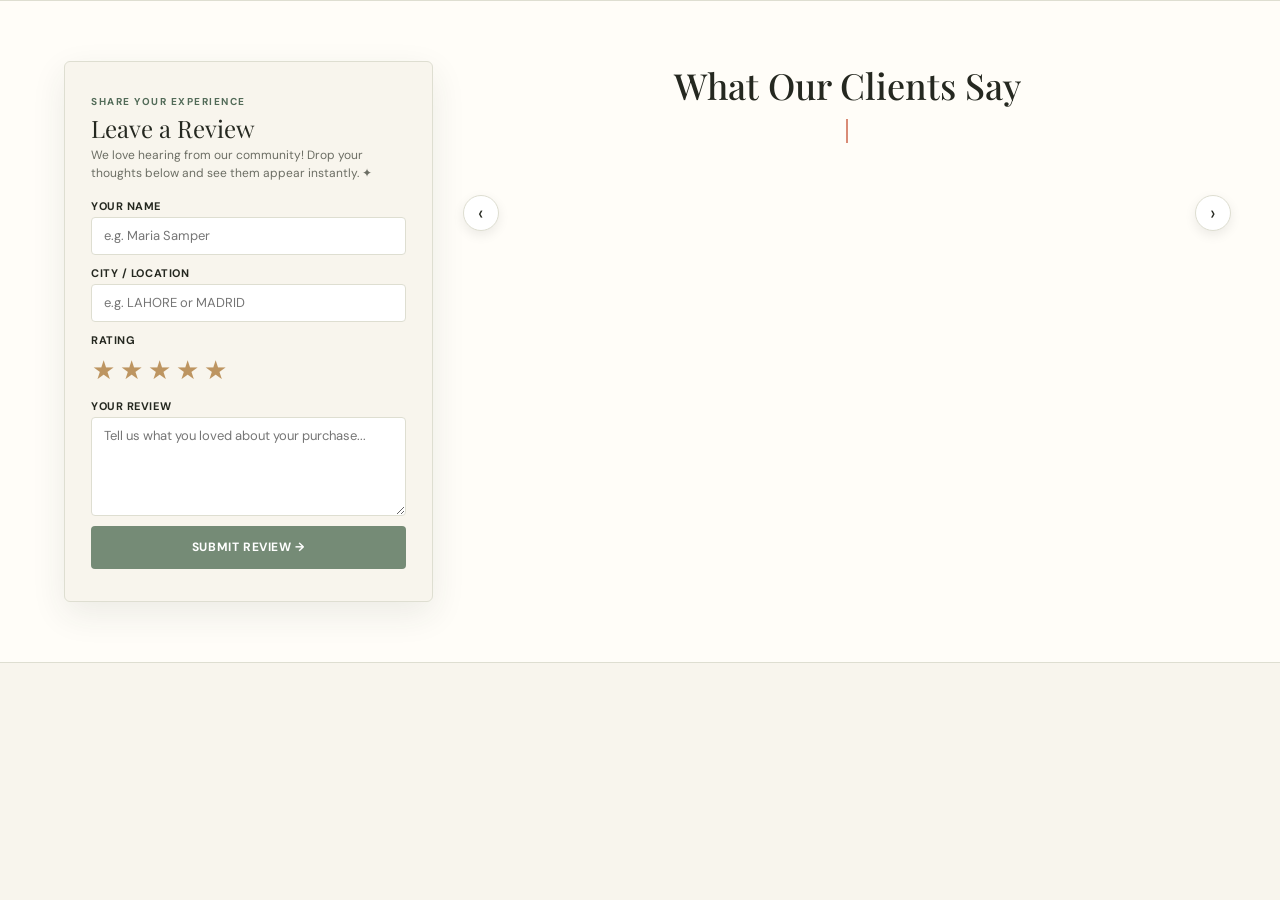
<file: anahat-website/templates/componenets/review.html>
<!DOCTYPE html>
<html lang="en">
<head>
  <meta charset="UTF-8" />
  <meta name="viewport" content="width=device-width, initial-scale=1.0" />
  <title>Reviews Component</title>
  <link rel="preconnect" href="https://fonts.googleapis.com" />
  <link rel="preconnect" href="https://fonts.gstatic.com" crossorigin />
  <link href="https://fonts.googleapis.com/css2?family=DM+Sans:ital,wght@0,400;0,500;0,700;1,400&family=Playfair+Display:ital,wght@0,400;0,500;0,600;0,700;1,400&display=swap" rel="stylesheet" />
  <link rel="script" href="/anahat-website/static/global.js">

  <style>
    :root {
      --sage: #758b76;
      --sage-dark: #526b58;
      --sage-pale: #e4e9df;
      --cream: #f8f5ed;
      --paper: #fffdf8;
      --ink: #252820;
      --muted: #6c6e64;
      --rose: #d98b76;
      --gold: #bd9561;
      --line: #deded1;
      --serif: 'Playfair Display', Georgia, serif;
      --sans: 'DM Sans', Arial, sans-serif;
      --shadow: 0 12px 35px rgba(47, 57, 43, .09);
      --radius: 6px;
    }

    * { box-sizing: border-box; margin: 0; padding: 0; }
    body { background: var(--cream); color: var(--ink); font-family: var(--sans); font-size: 14px; line-height: 1.55; }
    button, input, textarea { font: inherit; color: inherit; }

    /* Customer Reviews Section */
    .reviews-section {
      padding: 60px clamp(20px, 5vw, 80px);
      background: var(--paper);
      border-top: 1px solid var(--line);
      border-bottom: 1px solid var(--line);
    }
    .reviews-container { display: flex; gap: 40px; max-width: 1300px; margin: 0 auto; align-items: flex-start; }
    
    .review-form-wrapper {
      flex: 0 0 32%; background: var(--cream); padding: 32px 26px; border-radius: var(--radius); border: 1px solid var(--line); box-shadow: var(--shadow);
    }
    .form-header .eyebrow { font-size: 10px; letter-spacing: 0.15em; color: var(--sage-dark); font-weight: 700; text-transform: uppercase; display: block; margin-bottom: 2px; }
    .form-header h2 { font: 400 24px var(--serif); margin-bottom: 2px; color: var(--ink); }
    .form-header p { font-size: 12px; color: var(--muted); margin-bottom: 15px; }

    .form-group { margin-bottom: 10px; display: flex; flex-direction: column; gap: 2px; }
    .form-group label { font-size: 11px; font-weight: 700; text-transform: uppercase; letter-spacing: 0.05em; color: var(--ink); }
    .form-group input, .form-group textarea {
      width: 100%; padding: 8px 12px; border: 1px solid var(--line); border-radius: 4px; background: #ffffff; font-size: 13px; color: var(--ink); outline: none;
    }
    .form-group input:focus, .form-group textarea:focus { border-color: var(--sage); }

    .star-rating-input { display: flex; gap: 2px; }
    .star-btn { background: transparent; border: none; font-size: 24px; color: #d1d5db; cursor: pointer; padding: 0 2px; transition: color 0.15s ease, transform 0.15s ease; }
    .star-btn.active, .star-btn:hover { color: var(--gold); transform: scale(1.1); }

    .submit-review-btn {
      width: 100%; background: var(--sage); color: white; padding: 12px; border: 0; border-radius: 4px; font-size: 12px; font-weight: 700; letter-spacing: 0.05em; text-transform: uppercase; cursor: pointer; transition: background 0.2s;
    }
    .submit-review-btn:hover { background: var(--sage-dark); }

    .reviews-display-wrapper { flex: 0 0 65%; min-width: 0; display: flex; flex-direction: column; align-items: center; }
    .section-title { text-align: center; margin-bottom: 30px; }
    .section-title h2 { font: 500 clamp(26px, 3.5vw, 36px) var(--serif); color: var(--ink); margin-bottom: 10px; }
    .decorative-line { display: block; width: 2px; height: 24px; background: var(--rose); margin: 0 auto; }

    .carousel-container { position: relative; width: 100%; display: flex; align-items: center; justify-content: center; }
    .carousel-track-container { width: 100%; overflow: hidden; padding: 40px 0; }
    .carousel-track { display: flex; align-items: center; transition: transform 0.45s cubic-bezier(0.25, 1, 0.5, 1); }

    .review-card {
      flex: 0 0 320px; max-width: 320px; background: #ffffff; border: 1px solid var(--line); border-radius: var(--radius); padding: 30px 24px; margin: 0 14px; text-align: center; position: relative; box-shadow: var(--shadow); transition: transform 0.4s ease, opacity 0.4s ease; opacity: 0.4; transform: scale(0.85); cursor: pointer;
    }
    .review-card.active { opacity: 1; transform: scale(1.12); z-index: 5; border-color: transparent; }
    .review-stars { font-size: 16px; color: var(--gold); margin-bottom: 14px; letter-spacing: 2px; }
    .star-empty { color: #e5e7eb; }
    .review-text { font: 400 13px/1.6 var(--serif); color: var(--ink); margin-bottom: 18px; font-style: italic; }
    .review-author { font-size: 11px; font-weight: 700; letter-spacing: 0.08em; text-transform: uppercase; color: var(--ink); }
    .review-author span { color: var(--muted); font-weight: 500; }

    .nav-arrow {
      position: absolute; top: 50%; transform: translateY(-50%); z-index: 10; width: 36px; height: 36px; border-radius: 50%; background: #ffffff; border: 1px solid var(--line); color: var(--ink); font-size: 20px; display: flex; align-items: center; justify-content: center; cursor: pointer; box-shadow: 0 4px 12px rgba(0, 0, 0, 0.08); transition: background 0.2s;
    }
    .nav-arrow:hover { background: var(--sage-pale); }
    .prev-arrow { left: -10px; }
    .next-arrow { right: -10px; }

    /* Toast Notification */
    .toast {
      position: fixed; z-index: 100; bottom: 24px; left: 50%; transform: translate(-50%, 30px); padding: 12px 24px; background: #2e3e31; color: white; border-radius: 30px; box-shadow: var(--shadow); font-size: 12px; font-weight: 500; opacity: 0; pointer-events: none; transition: opacity .3s, transform .3s; text-align: center;
    }
    .toast.show { opacity: 1; transform: translate(-50%, 0); }

    @media (max-width: 992px) {
      .reviews-container { flex-direction: column; }
      .review-form-wrapper, .reviews-display-wrapper { width: 100%; flex: 1 1 100%; }
    }
  </style>
</head>
<body>

  <!-- REVIEWS SECTION -->
  <section class="reviews-section" id="reviews">
    <div class="reviews-container">
      
      <!-- Review Form -->
      <div class="review-form-wrapper">
        <div class="form-header">
          <span class="eyebrow">Share Your Experience</span>
          <h2>Leave a Review</h2>
          <p>We love hearing from our community! Drop your thoughts below and see them appear instantly. ✦</p>
        </div>

        <form id="reviewForm" class="review-form">
          <div class="form-group">
            <label for="reviewerName">Your Name</label>
            <input type="text" id="reviewerName" placeholder="e.g. Maria Samper" required />
          </div>

          <div class="form-group">
            <label for="reviewerCity">City / Location</label>
            <input type="text" id="reviewerCity" placeholder="e.g. LAHORE or MADRID" required />
          </div>

          <div class="form-group">
            <label>Rating</label>
            <div class="star-rating-input" id="starInput">
              <button type="button" class="star-btn active" data-rating="1">★</button>
              <button type="button" class="star-btn active" data-rating="2">★</button>
              <button type="button" class="star-btn active" data-rating="3">★</button>
              <button type="button" class="star-btn active" data-rating="4">★</button>
              <button type="button" class="star-btn active" data-rating="5">★</button>
            </div>
          </div>

          <div class="form-group">
            <label for="reviewerComment">Your Review</label>
            <textarea id="reviewerComment" rows="4" placeholder="Tell us what you loved about your purchase..." required></textarea>
          </div>

          <button type="submit" class="submit-review-btn">Submit Review →</button>
        </form>
      </div>

      <!-- Carousel Display -->
      <div class="reviews-display-wrapper">
        <div class="section-title">
          <h2>What Our Clients Say</h2>
          <span class="decorative-line"></span>
        </div>

        <div class="carousel-container">
          <button class="nav-arrow prev-arrow" id="prevBtn" type="button" aria-label="Previous">‹</button>
          <div class="carousel-track-container">
            <div class="carousel-track" id="carouselTrack"></div>
          </div>
          <button class="nav-arrow next-arrow" id="nextBtn" type="button" aria-label="Next">›</button>
        </div>
      </div>

    </div>
  </section>

  <!-- Toast Notification -->
  <div class="toast" id="toast" role="status"></div>

  <!-- Immediate Execution Script -->
  <script>
   
  </script>

</body>
</html>
</file>
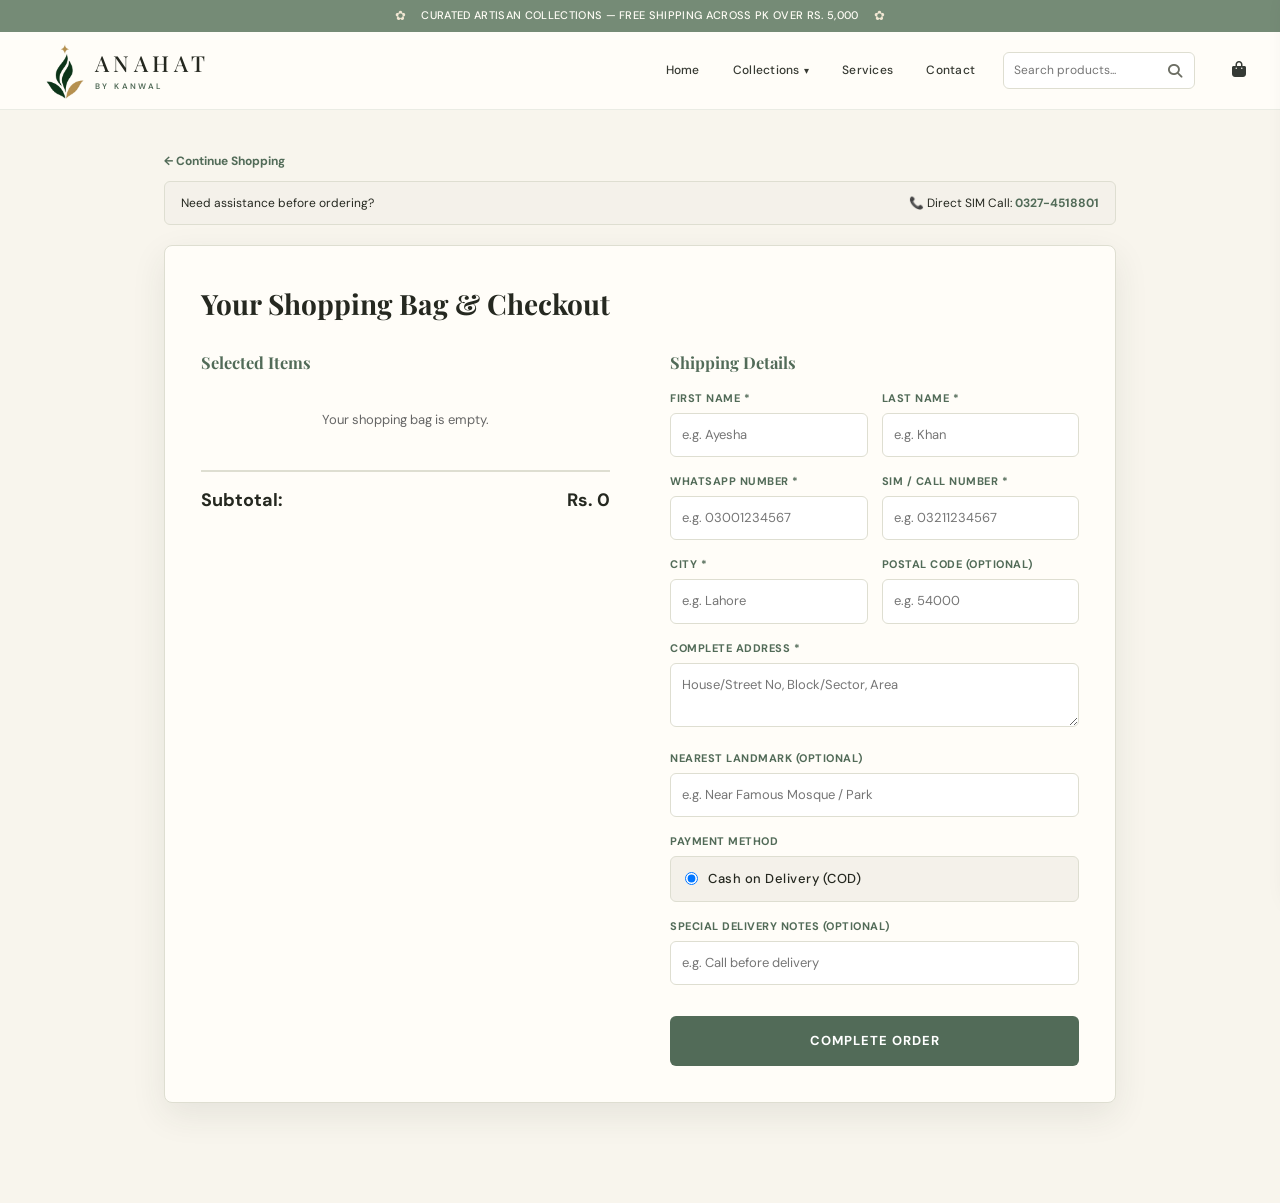
<file: anahat-website/static/assets/pages/checkouts/checkout.html>
<!DOCTYPE html>
<html lang="en">
<head>
  <meta charset="UTF-8" />
  <meta name="viewport" content="width=device-width, initial-scale=1.0" />
  <title>Checkout & Bag | Anahat by Kanwal</title>
  <link rel="stylesheet" href="/anahat-website/static/style.css" />
  <link href="https://fonts.googleapis.com/css2?family=DM+Sans:wght@400;500;700&family=Playfair+Display:wght@400;600&display=swap" rel="stylesheet" />
  <script src="/anahat-website/static/cart-manager.js"></script>
  <script src="/anahat-website/static/global.js" defer></script>
  <style>
    body { 
      background: var(--cream, #f8f5ed); 
      font-family: 'DM Sans', sans-serif; 
      color: var(--ink, #252820); 
      margin: 0; 
      padding: 0; 
    }
    
    .checkout-wrapper { 
      max-width: 1000px; 
      margin: 40px auto; 
      padding: 0 24px 60px; 
    }
    
    .checkout-card { 
      background: var(--paper, #fffdf8); 
      border-radius: 8px; 
      border: 1px solid #deded1; 
      padding: 36px; 
      box-shadow: 0 12px 35px rgba(47, 57, 43, .09); 
    }
    
    h1 { 
      font-family: 'Playfair Display', serif; 
      font-size: 28px; 
      margin-bottom: 24px; 
      color: var(--ink, #252820); 
    }
    
    .grid-layout { 
      display: grid; 
      grid-template-columns: 1fr 1fr; 
      gap: 60px; 
    }
    
    @media(max-width: 820px) { 
      .grid-layout { grid-template-columns: 1fr; gap: 35px; } 
    }

    .support-banner {
      background: #f4f1ea;
      border: 1px solid #deded1;
      padding: 12px 16px;
      border-radius: 6px;
      margin-bottom: 20px;
      display: flex;
      justify-content: space-between;
      align-items: center;
      font-size: 12px;
    }
    .support-banner a {
      color: var(--sage-dark, #526b58);
      font-weight: 700;
      text-decoration: none;
    }
    .support-banner a:hover {
      text-decoration: underline;
    }
    
    .cart-item { 
      display: grid; 
      grid-template-columns: 65px 1fr auto auto; 
      gap: 14px; 
      align-items: center; 
      padding: 14px 0; 
      border-bottom: 1px solid #deded1; 
    }
    
    .cart-item img { 
      width: 65px; 
      height: 65px; 
      object-fit: cover; 
      border-radius: 6px; 
      border: 1px solid #eee; 
    }
    
    .qty-btn { 
      width: 24px; 
      height: 24px; 
      border: 1px solid #bd9561; 
      background: #fff; 
      cursor: pointer; 
      border-radius: 4px; 
      font-weight: bold; 
      color: var(--ink, #252820); 
      transition: all 0.2s; 
    }
    .qty-btn:hover { 
      background: var(--sage, #758b76); 
      color: white; 
      border-color: var(--sage, #758b76); 
    }
    
    .form-row { 
      display: grid; 
      grid-template-columns: 1fr 1fr; 
      gap: 14px; 
    }
    
    @media(max-width: 480px) { 
      .form-row { grid-template-columns: 1fr; } 
    }
    
    .form-group { 
      margin-bottom: 16px; 
      position: relative;
    }
    
    .form-group label { 
      display: block; 
      font-size: 11px; 
      font-weight: 700; 
      text-transform: uppercase; 
      margin-bottom: 6px; 
      color: var(--sage-dark, #526b58); 
      letter-spacing: 0.5px; 
    }
    
    .form-group input, 
    .form-group textarea, 
    .form-group select { 
      width: 100%; 
      padding: 11px; 
      border: 1px solid #deded1; 
      border-radius: 6px; 
      font-size: 13px; 
      outline: none; 
      background: #fff; 
      box-sizing: border-box; 
      font-family: inherit; 
    }
    
    .form-group input:focus, 
    .form-group textarea:focus { 
      border-color: var(--sage, #758b76); 
    }

    /* Custom Field Error Text Style */
    .field-error {
      color: #b33939;
      font-size: 11px;
      font-weight: 600;
      margin-top: 4px;
      display: none;
    }
    
    .payment-option { 
      background: #f4f1ea; 
      border: 1px solid #deded1; 
      padding: 12px 14px; 
      border-radius: 6px; 
      display: flex; 
      align-items: center; 
      justify-content: flex-start;
      gap: 10px; 
      font-size: 13px; 
      font-weight: 500; 
      color: var(--ink, #252820); 
    }

    .payment-option input[type="radio"] {
      width: auto !important;
      margin: 0;
      cursor: pointer;
    }
    
    .total-row { 
      display: flex; 
      justify-content: space-between; 
      font-size: 18px; 
      font-weight: 700; 
      margin-top: 20px; 
      padding-top: 15px; 
      border-top: 2px solid #deded1; 
      color: var(--ink, #252820); 
    }
    
    .btn-brand-order { 
      width: 100%; 
      background: var(--sage-dark, #526b58); 
      color: white; 
      border: none; 
      padding: 15px; 
      border-radius: 6px; 
      font-weight: 700; 
      text-transform: uppercase; 
      font-size: 13px; 
      letter-spacing: 1px; 
      cursor: pointer; 
      margin-top: 15px; 
      transition: background 0.3s ease; 
    }
    .btn-brand-order:hover { 
      background: var(--sage, #758b76); 
    }
    
/* Toast Notification */
.toast {
    position: fixed;
    z-index: 100;
    bottom: 24px;
    left: 50%;
    transform: translate(-50%, 30px);
    padding: 12px 24px;
    background: #2e3e31;
    color: white;
    border-radius: 30px;
    box-shadow: var(--shadow);
    font-size: 12px;
    font-weight: 500;
    opacity: 0;
    pointer-events: none;
    transition: opacity .3s, transform .3s;
    text-align: center;
}

.toast.show {
    opacity: 1;
    transform: translate(-50%, 0);
}
  </style>
</head>
<body>

  <!-- Dynamic Header Placeholder -->
  <div id="header-placeholder"></div>

  <div class="checkout-wrapper">
    <a href="javascript:history.back()" style="text-decoration:none; color:var(--sage-dark,#526b58); font-weight:bold; font-size:12px; display:inline-block; margin-bottom:10px;">← Continue Shopping</a>
    
    <!-- Support & Direct Call Banner -->
    <div class="support-banner">
      <span>Need assistance before ordering?</span>
      <span>📞 Direct SIM Call: <a href="tel:03274518801">0327-4518801</a></span>
    </div>

    <div class="checkout-card">
      <h1>Your Shopping Bag & Checkout</h1>

      <div class="grid-layout">
        <!-- Selected Items View -->
        <div>
          <h3 style="font-family:'Playfair Display', serif; margin-bottom:15px; color:var(--sage-dark,#526b58);">Selected Items</h3>
          <div id="cartList"></div>
          <div class="total-row">
            <span>Subtotal:</span>
            <span id="cartSubtotal">Rs. 0</span>
          </div>
        </div>

        <!-- Shipping Details & Order Form -->
        <div>
          <h3 style="font-family:'Playfair Display', serif; margin-bottom:15px; color:var(--sage-dark,#526b58);">Shipping Details</h3>
          <!-- novalidate added to stop default browser popup/scrolling -->
          <form id="orderForm" novalidate>
            
            <div class="form-row">
              <div class="form-group">
                <label for="cFirstName">First Name *</label>
                <input type="text" id="cFirstName" placeholder="e.g. Ayesha" />
                <div class="field-error" id="err-cFirstName">This field cannot be empty.</div>
              </div>
              <div class="form-group">
                <label for="cLastName">Last Name *</label>
                <input type="text" id="cLastName" placeholder="e.g. Khan" />
                <div class="field-error" id="err-cLastName">This field cannot be empty.</div>
              </div>
            </div>

            <!-- Contact Numbers -->
            <div class="form-row">
              <div class="form-group">
                <label for="cWhatsApp">WhatsApp Number *</label>
                <input type="tel" id="cWhatsApp" placeholder="e.g. 03001234567" />
                <div class="field-error" id="err-cWhatsApp">This field cannot be empty.</div>
              </div>
              <div class="form-group">
                <label for="cSimPhone">SIM / Call Number *</label>
                <input type="tel" id="cSimPhone" placeholder="e.g. 03211234567" />
                <div class="field-error" id="err-cSimPhone">This field cannot be empty.</div>
              </div>
            </div>

            <div class="form-row">
              <div class="form-group">
                <label for="cCity">City *</label>
                <input type="text" id="cCity" placeholder="e.g. Lahore" />
                <div class="field-error" id="err-cCity">This field cannot be empty.</div>
              </div>
              <div class="form-group">
                <label for="cPostalCode">Postal Code (Optional)</label>
                <input type="text" id="cPostalCode" placeholder="e.g. 54000" />
              </div>
            </div>

            <div class="form-group">
              <label for="cAddress">Complete Address *</label>
              <textarea id="cAddress" rows="2" placeholder="House/Street No, Block/Sector, Area"></textarea>
              <div class="field-error" id="err-cAddress">This field cannot be empty.</div>
            </div>

            <div class="form-group">
              <label for="cLandmark">Nearest Landmark (Optional)</label>
              <input type="text" id="cLandmark" placeholder="e.g. Near Famous Mosque / Park" />
            </div>

            <div class="form-group">
              <label>Payment Method</label>
              <div class="payment-option">
                <input type="radio" id="cod" name="payment" value="COD" checked readonly />
                <label for="cod" style="margin:0; cursor:pointer; text-transform:none; font-weight:500; font-size:13px; color:var(--ink,#252820);">Cash on Delivery (COD)</label>
              </div>
            </div>

            <div class="form-group">
              <label for="cNotes">Special Delivery Notes (Optional)</label>
              <input type="text" id="cNotes" placeholder="e.g. Call before delivery" />
            </div>

            <button type="submit" class="btn-brand-order">COMPLETE ORDER</button>
          </form>
        </div>
      </div>
    </div>
  </div>

  <script>
// ======================================================================
// Cart functionality globally
// ======================================================================

// 1. Toast Notification Function (Success message display karne ke liye)
// function showToast(message) {
//   let toast = document.getElementById('toast');
//   if (!toast) {
//     toast = document.createElement('div');
//     toast.id = 'toast';
//     toast.className = 'toast';
//     // Inline styling taake alag se CSS na dhoondni pade
//     toast.style.cssText = "position:fixed; z-index:9999; bottom:30px; left:50%; transform:translate(-50%, 40px); padding:12px 24px; background:#526b58; color:#fffdf8; border-radius:30px; box-shadow:0 10px 30px rgba(0,0,0,0.15); font-size:13px; font-weight:500; opacity:0; pointer-events:none; transition:opacity 0.3s ease, transform 0.3s ease; text-align:center;";
//     document.body.appendChild(toast);
//   }
//   toast.textContent = message;
//   toast.style.opacity = '1';
//   toast.style.transform = 'translate(-50%, 0)';
//   setTimeout(() => {
//     toast.style.opacity = '0';
//     toast.style.transform = 'translate(-50%, 40px)';
//   }, 2500);
// }

// 2. Universal "Add to Bag" Handler (Har page par click fetch karega)
document.addEventListener('click', function(e) {
  const btn = e.target.closest('.add-to-bag-btn') || e.target.closest('.add-to-bag');
  if (!btn) return;

  e.preventDefault();

  const productCard = btn.closest('.product-card') || btn.closest('.product-item') || btn.parentElement;

  // Image safely fetch karne ke liye
  let imageSrc = '';
  const imgEl = productCard ? productCard.querySelector('img') : null;
  if (imgEl) {
    imageSrc = imgEl.getAttribute('src') || imgEl.getAttribute('data-src') || '';
  }
  if (!imageSrc || imageSrc.includes('placeholder')) {
    imageSrc = btn.dataset.image || '/anahat-website/static/assets/images/Home page/logo.png';
  }

  const product = {
    id: btn.dataset.id || ('prod_' + Math.random().toString(36).substr(2, 9)),
    name: btn.dataset.name || (productCard && productCard.querySelector('h3, .product-title') ? productCard.querySelector('h3, .product-title').innerText.trim() : 'Artisan Product'),
    price: Number(btn.dataset.price || (productCard && productCard.querySelector('.price, .product-price') ? productCard.querySelector('.price, .product-price').innerText.replace(/[^0-9]/g, '') : 8900)),
    image: imageSrc,
    quantity: 1,
    selected: true
  };

  let cart = (typeof CartManager !== 'undefined' && CartManager.getCart) 
    ? CartManager.getCart() 
    : JSON.parse(localStorage.getItem('anahat_cart') || '[]');

  const existing = cart.find(item => String(item.id) === String(product.id));
  if (existing) {
    existing.quantity = (Number(existing.quantity) || 1) + 1;
  } else {
    cart.push(product);
  }

  // Cart save aur badge update karein
  if (typeof CartManager !== 'undefined' && CartManager.saveCart) {
    CartManager.saveCart(cart);
  } else {
    localStorage.setItem('anahat_cart', JSON.stringify(cart));
  }

  updateCartHeaderBadge(cart);
  
  // Success Message Show Karein ✨
  showToast(' Successfully added to bag!');

  // Agar mini-drawer open karna ho
  if (typeof window.openDrawer === 'function') {
    window.openDrawer();
  }
});

// 3. Main Checkout Component Render Function
function renderCheckoutComponent() {
  const cart = (typeof CartManager !== 'undefined' && CartManager.getCart) 
    ? CartManager.getCart() 
    : JSON.parse(localStorage.getItem('anahat_cart') || '[]');
    
  const listEl = document.getElementById('cartList');
  const totalEl = document.getElementById('cartSubtotal');

  // Cart Badge Update Karein (Har Page Par Header Bag Count Sahi Karega)
  updateCartHeaderBadge(cart);

  if (!listEl || !totalEl) return;

  if (!cart || cart.length === 0) {
    listEl.innerHTML = '<p style="color:#666; font-size:13px; padding:20px 0; text-align:center;">Your shopping bag is empty.</p>';
    totalEl.textContent = 'Rs. 0';
    return;
  }

  let subtotal = 0;
  
  // Sabhi items selected hain ya nahi check karein
  const allSelected = cart.every(item => item.selected !== false);

  // Select All Checkbox Layout
  let htmlContent = `
    <div style="display:flex; align-items:center; gap:8px; padding-bottom:12px; margin-bottom:16px; border-bottom:1px solid #deded1;">
      <input type="checkbox" id="selectAllCart" onchange="toggleSelectAllCart(this.checked)" ${allSelected ? 'checked' : ''} style="cursor:pointer;">
      <label for="selectAllCart" style="font-size:12px; font-weight:600; cursor:pointer;">Select All Items</label>
    </div>
  `;

  // Items Rendering with Checkbox, Remove Button & Image Fetching
  htmlContent += cart.map(item => {
    const isSelected = item.selected !== false; 
    const itemName = item.name || item.title || 'Artisan Product';
    const itemPrice = Number(item.price) || 0;
    const itemQty = Number(item.quantity) || 1;
const itemImage = item.image || item.mainImage || item.img || '/anahat-website/static/assets/images/Home page/logo.png';    
    // Fixed multiplication syntax (*)
    const itemTotal = itemPrice * itemQty;
    
    if (isSelected) {
      subtotal += itemTotal;
    }

    return `
      <div class="cart-item" style="display:flex; align-items:center; gap:12px; margin-bottom:15px; padding-bottom:15px; border-bottom:1px solid #deded1; opacity: ${isSelected ? '1' : '0.5'};">
        
        <!-- Individual Selection Checkbox -->
        <input type="checkbox" onchange="toggleItemSelection('${item.id}', this.checked)" ${isSelected ? 'checked' : ''} style="cursor:pointer;">

        <img src="${itemImage}" alt="${itemName}" style="width:60px; height:75px; object-fit:cover; border-radius:4px;" onerror="this.src='/anahat-website/static/assets/images/Home page/logo.png'">
        
        <div style="flex:1;">
          <strong style="font-size:13px; color:#252820;">${itemName}</strong><br>
          <span style="font-size:11px; color:#6c6e64;">Rs. ${itemPrice.toLocaleString()}</span><br>
          
          <!-- Remove Item Button -->
          <button type="button" onclick="removeCartItem('${item.id}')" style="background:none; border:none; color:#d98b76; font-size:11px; cursor:pointer; padding:0; margin-top:4px; text-decoration:underline;">
            Remove
          </button>
        </div>

        <!-- Quantity Adjuster Buttons -->
        <div style="display:flex; align-items:center; gap:5px;">
          <button class="qty-btn" type="button" onclick="adjustQty('${item.id}', -1)" style="padding:2px 8px; cursor:pointer;">-</button>
          <span style="font-size:12px; font-weight:bold;">${itemQty}</span>
          <button class="qty-btn" type="button" onclick="adjustQty('${item.id}', 1)" style="padding:2px 8px; cursor:pointer;">+</button>
        </div>

        <strong style="font-size:12px; margin-left:10px;">Rs. ${itemTotal.toLocaleString()}</strong>
      </div>
    `;
  }).join('');

  listEl.innerHTML = htmlContent;
  totalEl.textContent = `Rs. ${subtotal.toLocaleString()}`;
}

// ---------------- HELPER FUNCTIONS ----------------

// Helper 1: Header Badge Count Update
function updateCartHeaderBadge(cart) {
  const badge = document.getElementById('headerCartCount');
  if (badge) {
    const totalCount = cart.reduce((sum, item) => sum + (Number(item.quantity) || 1), 0);
    badge.textContent = totalCount;
    badge.style.display = totalCount > 0 ? 'flex' : 'none';
  }
}

// Helper 2: Save & Re-render Cart
function saveCartState(cart) {
  if (typeof CartManager !== 'undefined' && CartManager.saveCart) {
    CartManager.saveCart(cart);
  } else {
    localStorage.setItem('anahat_cart', JSON.stringify(cart));
  }
  updateCartHeaderBadge(cart);
  if (typeof renderCheckoutComponent === 'function') {
    renderCheckoutComponent();
  }
}

// Helper 3: Quantity Adjust (- / +)
function adjustQty(id, delta) {
  let cart = (typeof CartManager !== 'undefined' && CartManager.getCart) ? CartManager.getCart() : JSON.parse(localStorage.getItem('anahat_cart') || '[]');
  const item = cart.find(i => String(i.id) === String(id));
  if (item) {
    item.quantity = (Number(item.quantity) || 1) + delta;
    if (item.quantity <= 0) {
      cart = cart.filter(i => String(i.id) !== String(id));
    }
    saveCartState(cart);
  }
}

// Helper 4: Single Item Selection Toggle
function toggleItemSelection(id, checked) {
  let cart = (typeof CartManager !== 'undefined' && CartManager.getCart) ? CartManager.getCart() : JSON.parse(localStorage.getItem('anahat_cart') || '[]');
  const item = cart.find(i => String(i.id) === String(id));
  if (item) {
    item.selected = checked;
    saveCartState(cart);
  }
}

// Helper 5: Select All / Deselect All Toggle
function toggleSelectAllCart(checked) {
  let cart = (typeof CartManager !== 'undefined' && CartManager.getCart) ? CartManager.getCart() : JSON.parse(localStorage.getItem('anahat_cart') || '[]');
  cart.forEach(item => { item.selected = checked; });
  saveCartState(cart);
}

// Helper 6: Single Item Remove Function
function removeCartItem(id) {
  let cart = (typeof CartManager !== 'undefined' && CartManager.getCart) ? CartManager.getCart() : JSON.parse(localStorage.getItem('anahat_cart') || '[]');
  cart = cart.filter(i => String(i.id) !== String(id));
  saveCartState(cart);
}

// Page Load par component execute karein
document.addEventListener('DOMContentLoaded', () => {
  const cart = (typeof CartManager !== 'undefined' && CartManager.getCart) ? CartManager.getCart() : JSON.parse(localStorage.getItem('anahat_cart') || '[]');
  updateCartHeaderBadge(cart);
  renderCheckoutComponent();
});














    
    // Clear individual error messages on input typing
    ['cFirstName', 'cLastName', 'cWhatsApp', 'cSimPhone', 'cCity', 'cAddress'].forEach(id => {
      const el = document.getElementById(id);
      if (el) {
        el.addEventListener('input', () => {
          el.style.borderColor = '#deded1';
          const errEl = document.getElementById('err-' + id);
          if (errEl) errEl.style.display = 'none';
        });
      }
    });

    document.getElementById('orderForm').addEventListener('submit', (e) => {
      e.preventDefault();
      
      const cart = (typeof CartManager !== 'undefined' && CartManager.getCart) ? CartManager.getCart() : JSON.parse(localStorage.getItem('anahat_cart') || '[]');
      
      if (!cart || cart.length === 0) {
        alert('Please add items to your bag before proceeding.');
        return;
      }

      // Fields validation check
      const fields = [
        { id: 'cFirstName', val: document.getElementById('cFirstName').value.trim() },
        { id: 'cLastName', val: document.getElementById('cLastName').value.trim() },
        { id: 'cWhatsApp', val: document.getElementById('cWhatsApp').value.trim() },
        { id: 'cSimPhone', val: document.getElementById('cSimPhone').value.trim() },
        { id: 'cCity', val: document.getElementById('cCity').value.trim() },
        { id: 'cAddress', val: document.getElementById('cAddress').value.trim() }
      ];

      let isValid = true;

      fields.forEach(f => {
        const inputEl = document.getElementById(f.id);
        const errEl = document.getElementById('err-' + f.id);
        if (!f.val) {
          isValid = false;
          inputEl.style.borderColor = '#b33939';
          if (errEl) errEl.style.display = 'block';
        } else {
          inputEl.style.borderColor = '#deded1';
          if (errEl) errEl.style.display = 'none';
        }
      });

      if (!isValid) {
        return; // Stops here, no scrolling, displays inline error text right under empty fields
      }

      const firstName = fields[0].val;
      const lastName = fields[1].val;
      const whatsapp = fields[2].val;
      const simPhone = fields[3].val;
      const city = fields[4].val;
      const postalCode = document.getElementById('cPostalCode').value.trim();
      const address = fields[5].val;
      const landmark = document.getElementById('cLandmark').value.trim();
      const notes = document.getElementById('cNotes').value.trim();

      let msg = `*NEW ORDER - ANAHAT BY KANWAL* 🛍️\n\n`;
      msg += `👤 *Customer Name:* ${firstName} ${lastName}\n`;
      msg += `💬 *WhatsApp Number:* ${whatsapp}\n`;
      msg += `📞 *SIM / Call Number:* ${simPhone}\n`;
      msg += `🏙️ *City:* ${city}${postalCode ? ` (${postalCode})` : ''}\n`;
      msg += `📍 *Address:* ${address}\n`;
      if (landmark) msg += `🏛️ *Landmark:* ${landmark}\n`;
      msg += `💳 *Payment Method:* Cash on Delivery (COD)\n`;
      if (notes) msg += `📝 *Note:* ${notes}\n`;
      
      msg += `\n*ORDER ITEMS:*\n`;

      let total = 0;
      cart.forEach((item, index) => {
        const itemSub = item.price * item.quantity;
        total += itemSub;
msg += `${index + 1}. ${item.title || item.name || item.productName} (Qty: ${item.quantity}) - Rs. ${itemSub.toLocaleString()}\n`;      });

      msg += `\n💵 *TOTAL AMOUNT:* Rs. ${total.toLocaleString()}`;

      // Official WhatsApp Number
      const whatsappNum = "923274518801"; 
      window.open(`https://wa.me/${whatsappNum}?text=${encodeURIComponent(msg)}`, '_blank');
    });

    window.addEventListener('DOMContentLoaded', renderCheckoutComponent);
  </script>
    <!-- Global Component Loader & Global Cart State -->
  <script src="/anahat-website/static/global.js"></script>

  <!-- Central Catalog & Routing Script -->
  <script src="/anahat-website/static/script.js"></script>
</body>
</html>










<!-- /* Toast Notification */
    .toast {
      position: fixed; z-index: 100; bottom: 24px; left: 50%; transform: translate(-50%, 30px); padding: 12px 24px; background: #2e3e31; color: white; border-radius: 30px; box-shadow: var(--shadow); font-size: 12px; font-weight: 500; opacity: 0; pointer-events: none; transition: opacity .3s, transform .3s; text-align: center;
    }
    .toast.show { opacity: 1; transform: translate(-50%, 0); } -->
</file>
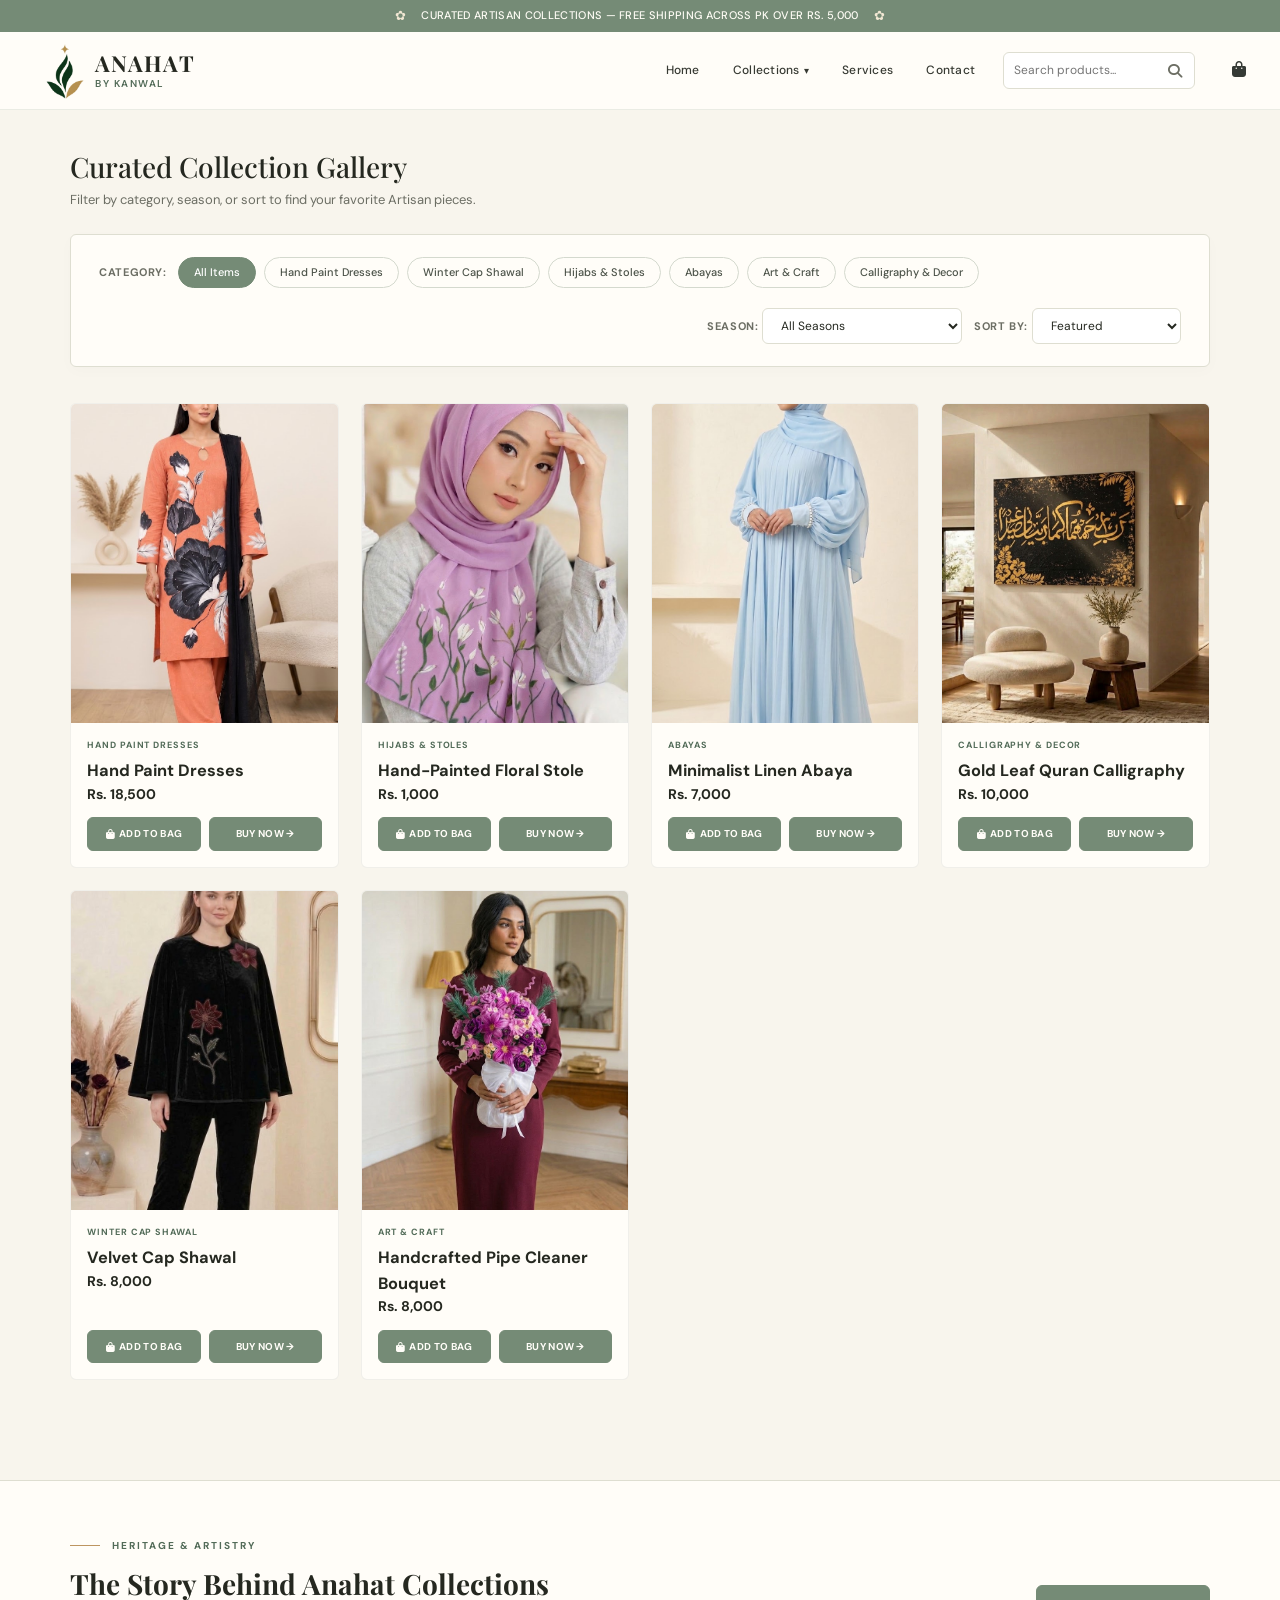
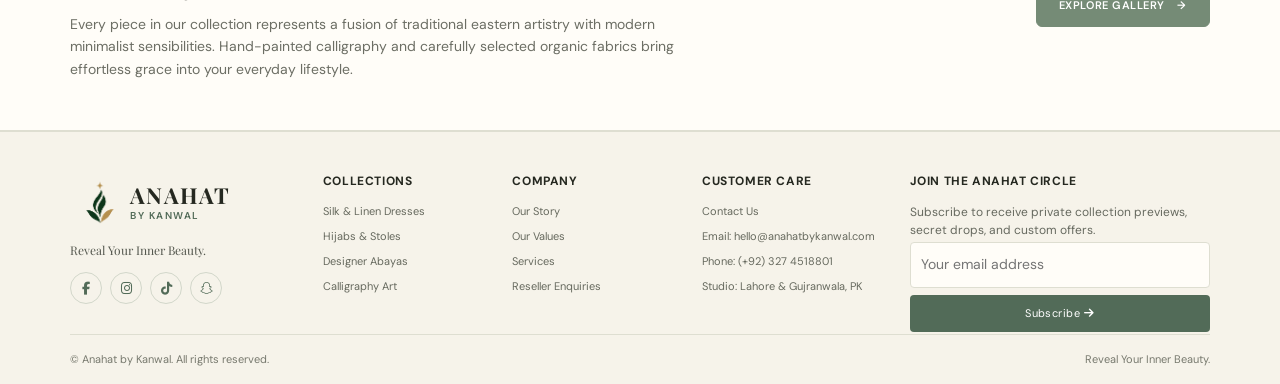
<file: anahat-website/static/assets/pages/Collections/collectionproduct.html>
<!DOCTYPE html>
<html lang="en">

<head>
  <meta charset="UTF-8" />
  <meta name="viewport" content="width=device-width, initial-scale=1.0" />
  <meta name="theme-color" content="#758b76" />
  <title>Artisan Collections | Embellished Shirts & Stoles – Anahat by Kanwal</title>
<meta name="description" content="Explore our artisanal collection featuring hand-painted silk stoles, custom embellished western shirts, and handcrafted accessories made in Pakistan." />

  <!-- Google Fonts -->
  <link rel="preconnect" href="https://fonts.googleapis.com" />
  <link rel="preconnect" href="https://fonts.gstatic.com" crossorigin />
  <!-- <link href="https://fonts.googleapis.com/css2?family=DM+Sans:ital,wght@0,400;0,500;0,700;1,400&family=Playfair+Display:ital,wght@0,400;0,500;0,600;0,700;1,400&display=swap" rel="stylesheet" /> -->

  <style>
    /* Global CSS Variables & Reset */
    :root {
      --sage: #758b76;
      --sage-dark: #526b58;
      --sage-pale: #e4e9df;
      --cream: #f8f5ed;
      --paper: #fffdf8;
      --ink: #252820;
      --muted: #6c6e64;
      --rose: #d98b76;
      --rose-dark: #bd6c70;
      --gold: #bd9561;
      --line: #deded1;
      --serif: 'Playfair Display', Georgia, serif;
      --sans: 'DM Sans', Arial, sans-serif;
      --shadow: 0 12px 35px rgba(47, 57, 43, .09);
      --radius: 6px;
    }

    * { box-sizing: border-box; margin: 0; padding: 0; }
    html { scroll-behavior: smooth; scroll-padding-top: 90px; }
    body { background: var(--cream); color: var(--ink); font-family: var(--sans); font-size: 14px; line-height: 1.55; overflow-x: hidden; }
    body.drawer-open { overflow: hidden; }

    img { display: block; width: 100%; height: 100%; object-fit: cover; }
    a { color: inherit; text-decoration: none; }
    button, input, select { font: inherit; color: inherit; }
    button { cursor: pointer; border: none; background: none; -webkit-tap-highlight-color: transparent; }

    .product-image-wrap img, .product-name { cursor: pointer; }

    /* Main Shop / Filter Section */
    .shop-section { padding: 40px clamp(20px, 5.5vw, 82px) 60px; }
    .section-header { margin-bottom: 24px; }
    .section-header h2 { font: 500 28px/1.2 var(--serif); color: var(--ink); margin-bottom: 6px; }
    .section-header p { font-size: 13px; color: var(--muted); }

    /* Multi-Filter Bar */
    .filter-panel {
      background: var(--paper); padding: 22px 28px; border-radius: var(--radius); border: 1px solid var(--line); box-shadow: 0 4px 15px rgba(0, 0, 0, 0.02); margin-bottom: 36px; display: flex; flex-wrap: wrap; gap: 20px; align-items: center; justify-content: space-between;
    }
    .filter-group { display: flex; align-items: center; gap: 12px; flex-wrap: wrap; }
    .filter-label { font-size: 11px; font-weight: 700; text-transform: uppercase; letter-spacing: 0.05em; color: var(--muted); }
    .filter-chips { display: flex; align-items: center; gap: 8px; flex-wrap: wrap; }
    .filter-chip {
      border: 1px solid #d4d9ce; background: transparent; color: #4c5349; border-radius: 30px; padding: 6px 15px; font-size: 11px; font-weight: 500; transition: all .2s;
    }
    .filter-chip:hover, .filter-chip.active { background: var(--sage); border-color: var(--sage); color: #fff; }
    .select-dropdown { background: white; border: 1px solid var(--line); padding: 8px 14px; border-radius: var(--radius); font-size: 12px; color: var(--ink); cursor: pointer; outline: none; }

    /* Product Grid */
    .product-grid { display: grid; grid-template-columns: repeat(4, minmax(0, 1fr)); gap: 22px; margin-bottom: 40px; }
    .product-card {
      background: var(--paper); border-radius: var(--radius); overflow: hidden; border: 1px solid rgba(67, 76, 61, .08); transition: transform .25s ease, box-shadow .25s ease; display: flex; flex-direction: column;
    }
    .product-card:hover { transform: translateY(-5px); box-shadow: var(--shadow); }
    .product-image-wrap { position: relative; aspect-ratio: 4/4.8; background: #e8e1d6; overflow: hidden; }
    .product-image-wrap img { transition: transform .6s ease; }
    .product-card:hover .product-image-wrap img { transform: scale(1.05); }

    .badge-stack { position: absolute; top: 10px; left: 10px; display: flex; flex-direction: column; gap: 4px; z-index: 2; }
    .product-badge { background: var(--sage); color: white; border-radius: 4px; padding: 4px 8px; font-size: 9px; font-weight: 700; letter-spacing: 0.05em; text-transform: uppercase; }

    .product-info { padding: 16px; display: flex; flex-direction: column; flex: 1; }
    .product-category { font-size: 9px; letter-spacing: .1em; color: var(--sage-dark); text-transform: uppercase; font-weight: 700; margin-bottom: 5px; }
    .product-name { font: 500 16px/1.3 var(--serif); margin-bottom: 8px; color: var(--ink); }
    .product-rating { font-size: 11px; color: var(--gold); letter-spacing: 1px; margin-bottom: 10px; display: flex; align-items: center; gap: 4px; }
    .product-rating span { color: var(--muted); font-size: 10px; letter-spacing: normal; }
    .product-price { font-size: 14px; font-weight: 700; margin-top: auto; margin-bottom: 12px; color: var(--ink); }
    .product-price del { font-size: 11px; color: #9b9b91; font-weight: 400; margin-left: 8px; }

    .product-card-footer { display: flex; gap: 8px; }
    .add-cart {
      flex: 1; min-height: 36px; border: 1px solid var(--sage); background: transparent; color: var(--sage-dark); border-radius: 4px; font-size: 11px; font-weight: 700; letter-spacing: 0.03em; transition: background 0.2s, color 0.2s;
    }
    .add-cart:hover { background: var(--sage); color: white; }

    .empty-state { text-align: center; padding: 60px 20px; color: var(--muted); font-size: 15px; font-family: var(--serif); grid-column: 1 / -1; }

    /* Buttons */
    .button {
      min-height: 42px; display: inline-flex; align-items: center; justify-content: center; gap: 12px; padding: 0 22px; border-radius: var(--radius); font-size: 11px; font-weight: 600; letter-spacing: 0.05em; text-transform: uppercase; border: 1px solid transparent; transition: transform .2s, background .2s, border-color .2s;
    }
    .button:hover { transform: translateY(-2px); }
    .button-primary { background: var(--sage); border-color: var(--sage); color: white; }
    .button-primary:hover { background: var(--sage-dark); }
    .button-outline { border: 1px solid var(--line); background: white; color: var(--ink); }

    /* Story Section */
    .story-section {
      background: var(--paper); color: var(--ink); padding: 50px clamp(20px, 5.5vw, 82px); border-top: 1px solid var(--line); border-bottom: 1px solid var(--line); display: flex; align-items: center; justify-content: space-between; gap: 24px; flex-wrap: wrap;
    }
    .hero-eyebrow { display: inline-flex; align-items: center; gap: 12px; margin-bottom: 8px; font-size: 10px; letter-spacing: .2em; font-weight: 700; color: var(--sage-dark); text-transform: uppercase; }
    .hero-eyebrow i { display: inline-block; width: 30px; height: 1px; background: var(--gold); }

    
    /* Inline Product Detail View */
    .product-detail-view {
      background: var(--paper); border: 1px solid var(--line); border-radius: var(--radius); padding: 40px; margin-top: 20px; display: grid; grid-template-columns: 1fr 1fr; gap: 40px; box-shadow: var(--shadow);
    }
    .detail-image-wrap { aspect-ratio: 1/1; border-radius: var(--radius); overflow: hidden; background: #e8e1d6; }
    .detail-info h1 { font: 500 32px var(--serif); color: var(--ink); margin: 10px 0 14px; }
    .detail-price { font-size: 20px; font-weight: 700; color: var(--ink); margin-bottom: 20px; }
    .detail-price del { font-size: 14px; color: var(--muted); font-weight: 400; margin-left: 10px; }
    .detail-description { font-size: 14px; color: var(--muted); line-height: 1.7; margin-bottom: 24px; }
    .option-group { margin-bottom: 20px; }
    .option-label { font-size: 11px; font-weight: 700; text-transform: uppercase; letter-spacing: 0.05em; color: var(--ink); display: block; margin-bottom: 8px; }
    .size-chips { display: flex; gap: 8px; }
    .size-chip { border: 1px solid var(--line); background: white; padding: 8px 16px; border-radius: 4px; font-size: 12px; cursor: pointer; transition: all 0.2s; }
    .size-chip.active { background: var(--sage); border-color: var(--sage); color: white; }
    .detail-actions { display: flex; gap: 12px; margin-top: 30px; }
    .back-button {
      background: transparent; border: none; color: var(--sage-dark); font-size: 12px; font-weight: 700; text-transform: uppercase; letter-spacing: 0.05em; cursor: pointer; display: inline-flex; align-items: center; gap: 6px; margin-bottom: 20px;
    }
    .back-button:hover { color: var(--ink); }

/* Product Card Actions (Dual Buttons Design) */
.product-card-actions {
  display: grid;
  grid-template-columns: 1fr 1fr;
  gap: 8px;
  margin-top: auto;
}

.btn-card {
  padding: 8px 6px;
  border-radius: var(--radius);
  font-size: 10px;
  font-weight: 700;
  letter-spacing: 0.03em;
  text-transform: uppercase;
  cursor: pointer;
  display: inline-flex;
  align-items: center;
  justify-content: center;
  gap: 4px;
  white-space: nowrap;
  transition: all 0.2s ease;
}

.btn-add-bag {
  background: var(--sage);
  color: var(--paper);
  border: 1px solid var(--sage);
}

.btn-add-bag:hover {
  background: var(--sage-dark);
}

.btn-buy-now {
  background: var(--sage);
  color: var(--paper);
  border: 1px solid var(--sage);
}

.btn-buy-now:hover {
  background: var(--sage-dark);
  border-color: var(--sage-dark);
}


/* Toast Notification */
.toast {
    position: fixed;
    z-index: 100;
    bottom: 24px;
    left: 50%;
    transform: translate(-50%, 30px);
    padding: 12px 24px;
    background: #2e3e31;
    color: white;
    border-radius: 30px;
    box-shadow: var(--shadow);
    font-size: 12px;
    font-weight: 500;
    opacity: 0;
    pointer-events: none;
    transition: opacity .3s, transform .3s;
    text-align: center;
}

.toast.show {
    opacity: 1;
    transform: translate(-50%, 0);
}

    @media (max-width: 1024px) { .product-grid { grid-template-columns: repeat(3, minmax(0, 1fr)); } }
    @media (max-width: 768px) {
      .filter-panel { flex-direction: column; align-items: stretch; }
      .product-grid { grid-template-columns: repeat(2, minmax(0, 1fr)); gap: 12px; }
      .product-detail-view { grid-template-columns: 1fr; padding: 20px; }
    }
  </style>
  <link rel="stylesheet" href="https://cdnjs.cloudflare.com/ajax/libs/font-awesome/6.5.2/css/all.min.css" referrerpolicy="no-referrer" />
</head>

<body>

  <!-- Header Placeholder -->
  <div id="header-placeholder"></div>

  <main>
    <!-- Main Collection View -->
    <section class="shop-section" id="shop">
      <div class="section-header">
        <h2>Curated Collection Gallery</h2>
        <p>Filter by category, season, or sort to find your favorite Artisan pieces.</p>
      </div>

      <!-- Advanced Filter Panel -->
      <div class="filter-panel">
        <div class="filter-group">
          <span class="filter-label">Category:</span>
          <div class="filter-chips" id="categoryChips">
            <button class="filter-chip active" data-category="All">All Items</button>
            <button class="filter-chip" data-category="Hand Paint Dresses">Hand Paint Dresses</button>
            <button class="filter-chip" data-category="Winter Cap Shawal">Winter Cap Shawal</button>
            <button class="filter-chip" data-category="Hijabs & Stoles">Hijabs & Stoles</button>
            <button class="filter-chip" data-category="Abayas">Abayas</button>
            <button class="filter-chip" data-category="Art & Craft">Art & Craft</button>
            <button class="filter-chip" data-category="Calligraphy & Decor">Calligraphy & Decor</button>
          </div>
        </div>

        <div class="filter-group" style="margin-left: auto;">
          <div>
            <label for="seasonSelect" class="filter-label">Season:</label>
            <select id="seasonSelect" class="select-dropdown">
              <option value="All">All Seasons</option>
              <option value="Spring/Summer">Spring/Summer 2026</option>
              <option value="Autumn/Winter">Autumn/Winter Collection</option>
              <option value="Signature Edition">Signature Edition</option>
            </select>
          </div>

          <div>
            <label for="sortSelect" class="filter-label">Sort By:</label>
            <select id="sortSelect" class="select-dropdown">
              <option value="featured">Featured</option>
              <option value="price-low">Price: Low to High</option>
              <option value="price-high">Price: High to Low</option>
              <option value="rating">Top Rated</option>
            </select>
          </div>
        </div>
      </div>

      <div class="product-grid" id="productGrid" aria-live="polite"></div>
      <div class="empty-state" id="emptyState" hidden>No products found matching your active filter criteria.</div>
    </section>

    <!-- Inline Product Detail View Container -->
    <section class="shop-section" id="productDetailSection" hidden>
      <div id="productDetailContainer"></div>
    </section>

    <!-- Heritage Story Section -->
    <section class="story-section" id="story">
      <div style="max-width: 620px;">
        <div class="hero-eyebrow"><i></i><span>HERITAGE &amp; ARTISTRY</span></div>
        <h2 style="font-family: var(--serif); font-size: 28px;">The Story Behind Anahat Collections</h2>
        <p style="color: var(--muted); margin-top: 8px; line-height: 1.6;">
          Every piece in our collection represents a fusion of traditional eastern artistry with modern minimalist sensibilities. Hand-painted calligraphy and carefully selected organic fabrics bring effortless grace into your everyday lifestyle.
        </p>
      </div>
      <div>
        <a href="#shop" class="button button-primary">Explore Gallery <span>→</span></a>
      </div>
    </section>
  </main>

  <!-- Footer Placeholder -->
  <div id="footer-placeholder"></div>

  <!-- Toast Notification System -->
  <div class="toast" id="toast" role="status" aria-live="polite"></div>
  <script src="/anahat-website/static/script.js"></script>

<!-- ======================================
globle.js for component functionality
=========================================== -->


<script src="/anahat-website/static/global.js"></script>
<div id="drawer-placeholder"></div>
  
</body>
<script>


// --- 2. INITIALIZATION ON DOM LOAD ---
document.addEventListener("DOMContentLoaded", () => {
  // Page 1: Index Page Bestsellers Renderer
  if (document.getElementById("productGrid") && document.getElementById("heroTitle")) {
    renderIndexBestsellers();
  }

  // Page 2: Collection Gallery Page Renderer
  if (document.getElementById("categoryChips")) {
    initCollectionsGallery();
  }

  // Page 3: Standalone Product Detail Page (product.html) Renderer
  if (document.getElementById("productDetailViewApp")) {
    initProductDetailPage();
  }
});

// --- 3. INDEX PAGE BESTSELLERS LOGIC ---
function renderIndexBestsellers() {
  const grid = document.getElementById("productGrid");
  if (!grid) return;

  const bestsellers = PRODUCTS_DATA.filter((p) => p.featured);
  grid.innerHTML = generateProductGridHTML(bestsellers);
}


  // Sort Dropdown Trigger
  const sortSelect = document.getElementById("sortSelect");
  if (sortSelect) {
    sortSelect.addEventListener("change", (e) => {
      activeSort = e.target.value;
      filterAndRenderProducts();
    });
  }

  filterAndRenderProducts();


function updateActiveChipUI(catName) {
  document.querySelectorAll(".filter-chip").forEach((c) => {
    if (c.getAttribute("data-category") === catName) {
      c.classList.add("active");
    } else {
      c.classList.remove("active");
    }
  });
}

function filterAndRenderProducts() {
  const grid = document.getElementById("productGrid");
  const emptyState = document.getElementById("emptyState");
  if (!grid) return;

  let filtered = [...PRODUCTS_DATA];

  // Category Filter
  if (activeCategory !== "All") {
    filtered = filtered.filter((p) => p.category === activeCategory);
  }

  // Season Filter
  if (activeSeason !== "All") {
    filtered = filtered.filter((p) => p.season === activeSeason);
  }

  // Sorting
  if (activeSort === "price-low") {
    filtered.sort((a, b) => a.price - b.price);
  } else if (activeSort === "price-high") {
    filtered.sort((a, b) => b.price - a.price);
  } else if (activeSort === "rating") {
    filtered.sort((a, b) => b.rating - a.rating);
  }

  if (filtered.length === 0) {
    grid.innerHTML = "";
    if (emptyState) emptyState.hidden = false;
  } else {
    if (emptyState) emptyState.hidden = true;
    grid.innerHTML = generateProductGridHTML(filtered);
  }
}

// --- 5. DYNAMIC PRODUCT GRID HTML GENERATOR ---
function generateProductGridHTML(products) {
  return products
    .map(
      (product) => `
    <div class="product-card" data-id="${product.id}">
      <div class="product-image-wrap" onclick="navigateToProduct('${product.id}')">
        <img src="${product.mainImage}" alt="${product.title}" loading="lazy" />
        ${product.badge ? `<span class="product-badge">${product.badge}</span>` : ""}
      </div>

      <div class="product-info">
        <p class="product-category">${product.category}</p>
        <h3 class="product-title" onclick="navigateToProduct('${product.id}')">${product.title}</h3>
        <p class="product-price">Rs. ${product.price.toLocaleString()}</p>

        <div class="product-card-actions">
          <button type="button" class="btn-card btn-add-bag" onclick="handleCardAddToCart('${product.id}')">
            <i class="fa-solid fa-bag-shopping"></i> Add to Bag
          </button>
          <button type="button" class="btn-card btn-buy-now" onclick="handleCardBuyNow('${product.id}')">
            Buy Now →
          </button>
        </div>
      </div>
    </div>
  `
    )
    .join("");
}

// Navigation Helper
function navigateToProduct(id) {
  window.location.href = `/anahat-website/static/assets/pages/Collections/product.html?product_id=${id}`;
}

// Global Card Actions
function handleCardAddToCart(id) {
  const item = PRODUCTS_DATA.find((p) => p.id === id);
  if (item && typeof addToCart === "function") {
    addToCart({ id: item.id, title: item.title, price: item.price, image: item.mainImage, size: item.sizes[0] || "Standard" }, 1);
  }
}

function handleCardBuyNow(id) {
  handleCardAddToCart(id);
  window.location.href = "/anahat-website/static/assets/pages/checkouts/checkout.html";
}

// --- 6. STANDALONE PRODUCT DETAIL PAGE CONTROLLER (product.html) ---
let currentSelectedSize = "";
let currentQuantity = 1;

function initProductDetailPage() {
  const appContainer = document.getElementById("productDetailViewApp");
  if (!appContainer) return;

  const urlParams = new URLSearchParams(window.location.search);
  const productId = urlParams.get("product_id") || "anahat-001"; // Fallback to first item

  const product = PRODUCTS_DATA.find((p) => p.id === productId) || PRODUCTS_DATA[0];
  currentSelectedSize = product.sizes[0] || "Standard";
  currentQuantity = 1;

  appContainer.innerHTML = `
    <div class="product-detail-wrapper" style="max-width: 1180px; margin: 30px auto; padding: 0 24px;">
      <a href="/anahat-website/static/assets/pages/Collections/collectionproduct.html" class="back-link" style="display:inline-block; font-size:11px; font-weight:700; text-transform:uppercase; color:var(--sage-dark); margin-bottom:20px;">← Back to Collections</a>
      
      <div style="display: grid; grid-template-columns: 1fr 1fr; gap: 50px; background: var(--paper); padding: 40px; border-radius: 16px; border: 1px solid var(--line);">
        
        <!-- Left: Image Gallery -->
        <div class="detail-gallery-side">
          <div class="main-image-box" style="aspect-ratio: 4/5; border-radius: 12px; overflow: hidden; margin-bottom: 16px; border:1px solid var(--line);">
            <img id="detailMainImg" src="${product.mainImage}" alt="${product.title}" style="width:100%; height:100%; object-fit:cover;" />
          </div>
          <div class="thumbnail-strip" style="display: flex; gap: 10px;">
            ${product.galleryImages
              .map(
                (imgUrl) => `
              <img src="${imgUrl}" class="thumb-img" onclick="switchDetailImage('${imgUrl}')" style="width: 70px; height: 80px; object-fit: cover; border-radius: 6px; cursor: pointer; border: 1px solid var(--line);" />
            `
              )
              .join("")}
          </div>
        </div>

        <!-- Right: Specs & Buy Options -->
        <div class="detail-content-side">
          <span style="font-size: 10px; letter-spacing: 0.15em; text-transform: uppercase; font-weight: 700; color: var(--sage-dark);">${product.category}</span>
          <h1 style="font: 500 32px var(--serif); color: var(--ink); margin: 6px 0 10px;">${product.title}</h1>
          <p style="font-size: 20px; font-weight: 700; color: var(--ink); margin-bottom: 16px;">Rs. ${product.price.toLocaleString()}</p>
          
          <p style="font-size: 13.5px; color: var(--muted); line-height: 1.7; margin-bottom: 24px;">${product.description}</p>
          <p style="font-size: 12px; color: var(--ink); margin-bottom: 20px;"><strong>Fabric:</strong> ${product.fabric}</p>

          <!-- Size Selector & Size Guide Link -->
          <div style="margin-bottom: 24px;">
            <div style="display: flex; justify-content: space-between; align-items: center; margin-bottom: 8px;">
              <span style="font-size: 11px; font-weight: 700; text-transform: uppercase;">Select Size:</span>
              <button type="button" onclick="openSizeGuideModal()" style="font-size: 11px; color: var(--sage-dark); text-decoration: underline; background: none; border: none; cursor: pointer;">Size Guide 📏</button>
            </div>
            <div style="display: flex; gap: 10px;">
              ${product.sizes
                .map(
                  (sz, idx) => `
                <button type="button" class="detail-size-btn ${idx === 0 ? "active" : ""}" onclick="selectDetailSize(this, '${sz}')" style="padding: 8px 16px; border: 1px solid var(--line); background: white; border-radius: 6px; cursor: pointer; font-size: 12px; font-weight: 600;">${sz}</button>
              `
                )
                .join("")}
            </div>
          </div>

          <!-- Quantity Counter -->
          <div style="margin-bottom: 30px;">
            <span style="font-size: 11px; font-weight: 700; text-transform: uppercase; display: block; margin-bottom: 8px;">Quantity:</span>
            <div style="display: flex; align-items: center; gap: 12px;">
              <button onclick="adjustDetailQty(-1)" style="width: 32px; height: 32px; border: 1px solid var(--line); background: white; border-radius: 6px; font-weight: bold;">-</button>
              <span id="detailQtyVal" style="font-size: 14px; font-weight: 700;">1</span>
              <button onclick="adjustDetailQty(1)" style="width: 32px; height: 32px; border: 1px solid var(--line); background: white; border-radius: 6px; font-weight: bold;">+</button>
            </div>
          </div>

          <!-- Dual Action Buttons -->
          <div style="display: flex; gap: 14px;">
            <button type="button" class="button button-outline" onclick="submitDetailAddBag('${product.id}')" style="flex: 1;">Add to Bag</button>
            <button type="button" class="button button-primary" onclick="submitDetailBuyNow('${product.id}')" style="flex: 1;">Buy Now →</button>
          </div>
        </div>
      </div>

      <!-- Related Products Section -->
      <section style="margin-top: 60px;">
        <h3 style="font: 500 24px var(--serif); margin-bottom: 20px;">You May Also Like</h3>
        <div class="product-grid">${generateProductGridHTML(PRODUCTS_DATA.filter((p) => p.id !== product.id).slice(0, 3))}</div>
      </section>
    </div>
  `;
}

// Detail View Helpers
function switchDetailImage(src) {
  const mainImg = document.getElementById("detailMainImg");
  if (mainImg) mainImg.src = src;
}

function selectDetailSize(btn, sz) {
  document.querySelectorAll(".detail-size-btn").forEach((b) => {
    b.style.background = "white";
    b.style.color = "var(--ink)";
    b.style.borderColor = "var(--line)";
  });
  btn.style.background = "var(--sage)";
  btn.style.color = "white";
  btn.style.borderColor = "var(--sage)";
  currentSelectedSize = sz;
}

function adjustDetailQty(change) {
  currentQuantity += change;
  if (currentQuantity < 1) currentQuantity = 1;
  const qtyVal = document.getElementById("detailQtyVal");
  if (qtyVal) qtyVal.textContent = currentQuantity;
}

function submitDetailAddBag(id) {
  const item = PRODUCTS_DATA.find((p) => p.id === id);
  if (item && typeof addToCart === "function") {
    addToCart({ id: item.id, title: item.title, price: item.price, image: item.mainImage, size: currentSelectedSize }, currentQuantity);
  }
}

function submitDetailBuyNow(id) {
  submitDetailAddBag(id);
  window.location.href = "/anahat-website/static/assets/pages/checkouts/checkout.html";
}

function openSizeGuideModal() {
  alert("Size Guide:\nSmall: Bust 36\", Length 42\"\nMedium: Bust 40\", Length 44\"\nLarge: Bust 44\", Length 45\"\nX-Large: Bust 48\", Length 46\"");
}



function generateProductGridHTML(products) {
  return products
    .map(
      (product) => `
    <div class="product-card" data-id="${product.id}">
      <div class="product-image-wrap" onclick="navigateToProduct('${product.id}')">
        <img src="${product.mainImage}" alt="${product.title}" loading="lazy" />
        ${product.badge ? `<span class="product-badge">${product.badge}</span>` : ""}
      </div>

      <div class="product-info">
        <p class="product-category">${product.category}</p>
        <h3 class="product-title" onclick="navigateToProduct('${product.id}')">${product.title}</h3>
        
        <div style="display: flex; align-items: center; gap: 8px; margin-bottom: 12px;">
          <p class="product-price" style="margin: 0;">Rs. ${product.price.toLocaleString()}</p>
          ${product.originalPrice ? `<span style="font-size: 13px; color: var(--muted); text-decoration: line-through;">Rs. ${product.originalPrice.toLocaleString()}</span>` : ''}
        </div>

        <div class="product-card-actions">
          <button type="button" class="btn-card btn-add-bag" onclick="handleCardAddToCart('${product.id}')">
            <i class="fa-solid fa-bag-shopping"></i> Add to Bag
          </button>
          <button type="button" class="btn-card btn-buy-now" onclick="handleCardBuyNow('${product.id}')">
            Buy Now →
          </button>
        </div>
      </div>
    </div>
  `
    )
    .join("");
}
</script>
   
</html>
</file>
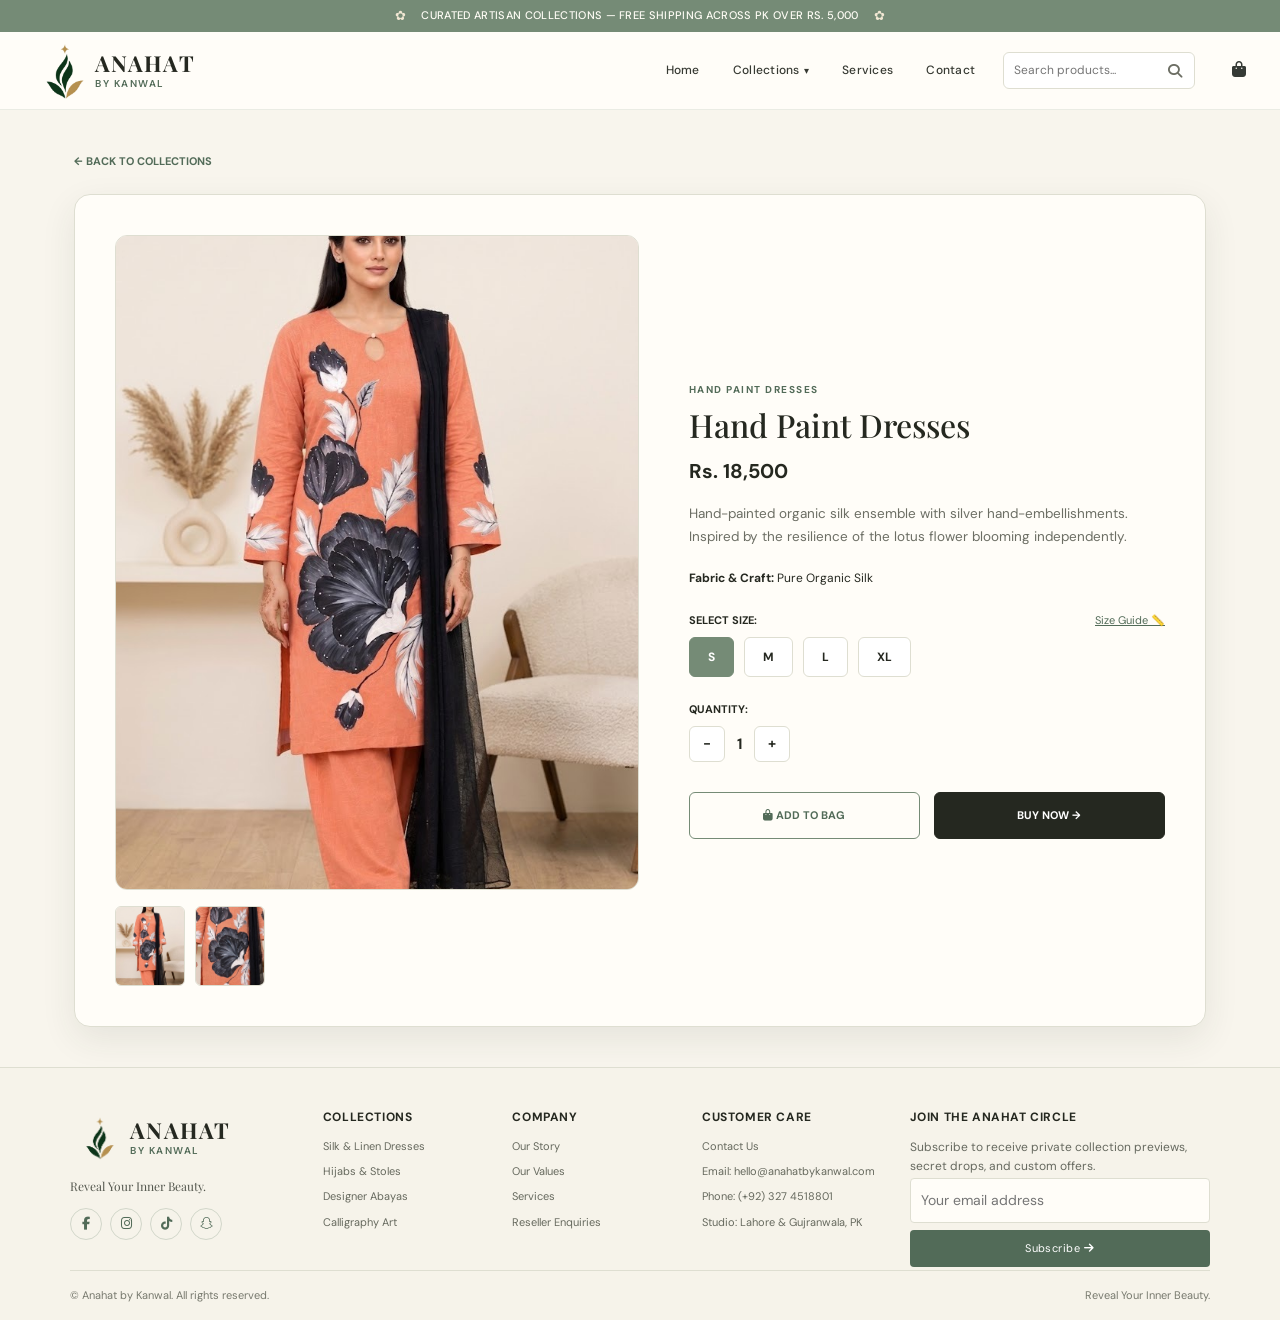
<file: anahat-website/static/assets/pages/Collections/product.html>
<!DOCTYPE html>
<html lang="en">
<head>
  <meta charset="UTF-8" />
  <meta name="viewport" content="width=device-width, initial-scale=1.0" />
  <title>[Product Name] – Handcrafted Fashion & Decor | Anahat by Kanwal</title>
<meta name="description" content="Buy [Product Name] online. Beautifully crafted with fabric paint and embellishments. Unique handcrafted design by Anahat by Kanwal." />
  <link rel="preconnect" href="https://fonts.googleapis.com" />
  <link rel="preconnect" href="https://fonts.gstatic.com" crossorigin />
  <link href="https://fonts.googleapis.com/css2?family=DM+Sans:wght@400;500;700&family=Playfair+Display:wght@500;600;700&display=swap" rel="stylesheet" />
  <link rel="stylesheet" href="https://cdnjs.cloudflare.com/ajax/libs/font-awesome/6.5.2/css/all.min.css" />
  <link rel="stylesheet" href="/anahat-website/static/style.css" />
</head>
<style>
    /* ==========================================================================
   ANAHAT BY KANWAL - GLOBAL STYLESHEET
   ========================================================================== */
:root {
  --sage: #758b76;
  --sage-dark: #526b58;
  --sage-pale: #e4e9df;
  --cream: #f8f5ed;
  --paper: #fffdf8;
  --ink: #252820;
  --muted: #6c6e64;
  --rose: #d98b76;
  --line: #deded1;
  --serif: 'Playfair Display', Georgia, serif;
  --sans: 'DM Sans', Arial, sans-serif;
  --shadow: 0 12px 35px rgba(47, 57, 43, 0.09);
  --radius: 8px;
  --radius-md: 10px;
}

* {
  box-sizing: border-box;
  margin: 0;
  padding: 0;
}

body {
  background: var(--cream);
  color: var(--ink);
  font-family: var(--sans);
  font-size: 14px;
  line-height: 1.6;
}

img {
  display: block;
  width: 100%;
  height: 100%;
  object-fit: cover;
}

a {
  color: inherit;
  text-decoration: none;
}

/* Product Grid & Cards Styling (Fixes the vertical image display issue) */
.product-grid {
  display: grid !important;
  grid-template-columns: repeat(3, minmax(0, 1fr)) !important;
  gap: 22px !important;
  width: 100% !important;
}

.product-card {
  background: var(--paper);
  border-radius: var(--radius-md);
  overflow: hidden;
  border: 1px solid rgba(67, 76, 61, 0.08);
  display: flex;
  flex-direction: column;
  transition: transform 0.25s ease, box-shadow 0.25s ease;
}

.product-card:hover {
  transform: translateY(-5px);
  box-shadow: var(--shadow);
}

.product-image-wrap {
  position: relative;
  width: 100%;
  aspect-ratio: 4 / 5 !important;
  max-height: 300px !important;
  overflow: hidden;
  background: #e8e1d6;
  cursor: pointer;
}

.product-image-wrap img {
  width: 100% !important;
  height: 100% !important;
  object-fit: cover !important;
  transition: transform 0.6s ease;
}

.product-card:hover .product-image-wrap img {
  transform: scale(1.05);
}

.product-badge {
  position: absolute;
  top: 10px;
  left: 10px;
  background: var(--sage);
  color: white;
  border-radius: 4px;
  padding: 4px 8px;
  font-size: 9px;
  font-weight: 700;
  letter-spacing: 0.05em;
  text-transform: uppercase;
  z-index: 2;
}

.product-info {
  padding: 16px;
  display: flex;
  flex-direction: column;
  flex: 1;
}

.product-category {
  font-size: 9px;
  letter-spacing: 0.1em;
  color: var(--sage-dark);
  text-transform: uppercase;
  font-weight: 700;
  margin-bottom: 5px;
}

.product-title {
  font: 500 15px/1.3 var(--serif);
  margin-bottom: 6px;
  color: var(--ink);
  cursor: pointer;
}

.product-price {
  font-size: 14px;
  font-weight: 700;
  margin-top: auto;
  margin-bottom: 12px;
  color: var(--ink);
}

.product-card-actions {
  display: grid;
  grid-template-columns: 1fr 1fr;
  gap: 8px;
}

.btn-card {
  padding: 9px 10px;
  border-radius: var(--radius);
  font-size: 10.5px;
  font-weight: 700;
  text-transform: uppercase;
  cursor: pointer;
  display: inline-flex;
  align-items: center;
  justify-content: center;
  gap: 5px;
}

.btn-add-bag {
  background: transparent;
  color: var(--sage-dark);
  border: 1px solid var(--sage);
}

.btn-add-bag:hover {
  background: var(--sage-pale);
}

.btn-buy-now {
  background: var(--ink);
  color: #ffffff;
  border: 1px solid var(--ink);
}

.btn-buy-now:hover {
  background: var(--sage-dark);
}



#productDetailViewApp {
  margin-top: 40px !important;
  scroll-margin-top: 100px; /* Jab bhi scroll ho toh header ke neeche theek jagah par aaye */
}




/* Toast Notification */
.toast {
    position: fixed;
    z-index: 100;
    bottom: 24px;
    left: 50%;
    transform: translate(-50%, 30px);
    padding: 12px 24px;
    background: #2e3e31;
    color: white;
    border-radius: 30px;
    box-shadow: var(--shadow);
    font-size: 12px;
    font-weight: 500;
    opacity: 0;
    pointer-events: none;
    transition: opacity .3s, transform .3s;
    text-align: center;
}

.toast.show {
    opacity: 1;
    transform: translate(-50%, 0);
}
@media (max-width: 768px) {
  .product-grid {
    grid-template-columns: repeat(2, 1fr) !important;
  }
}
</style>
<body>

  <!-- Dynamic Header -->
  <div id="header-placeholder"></div>

  <!-- Dynamic Product Detail Controller App Mount -->
  <div id="productDetailViewApp"></div>


 <!-- Toast Notification System -->
  <div class="toast" id="toast" role="status" aria-live="polite"></div>

  <!-- Dynamic Footer -->
  <div id="footer-placeholder"></div>

  <!-- Global Component Loader & Global Cart State -->
  <script src="/anahat-website/static/global.js"></script>

  <!-- Central Catalog & Routing Script -->
  <script src="/anahat-website/static/script.js"></script>
</body>
</html>
</file>
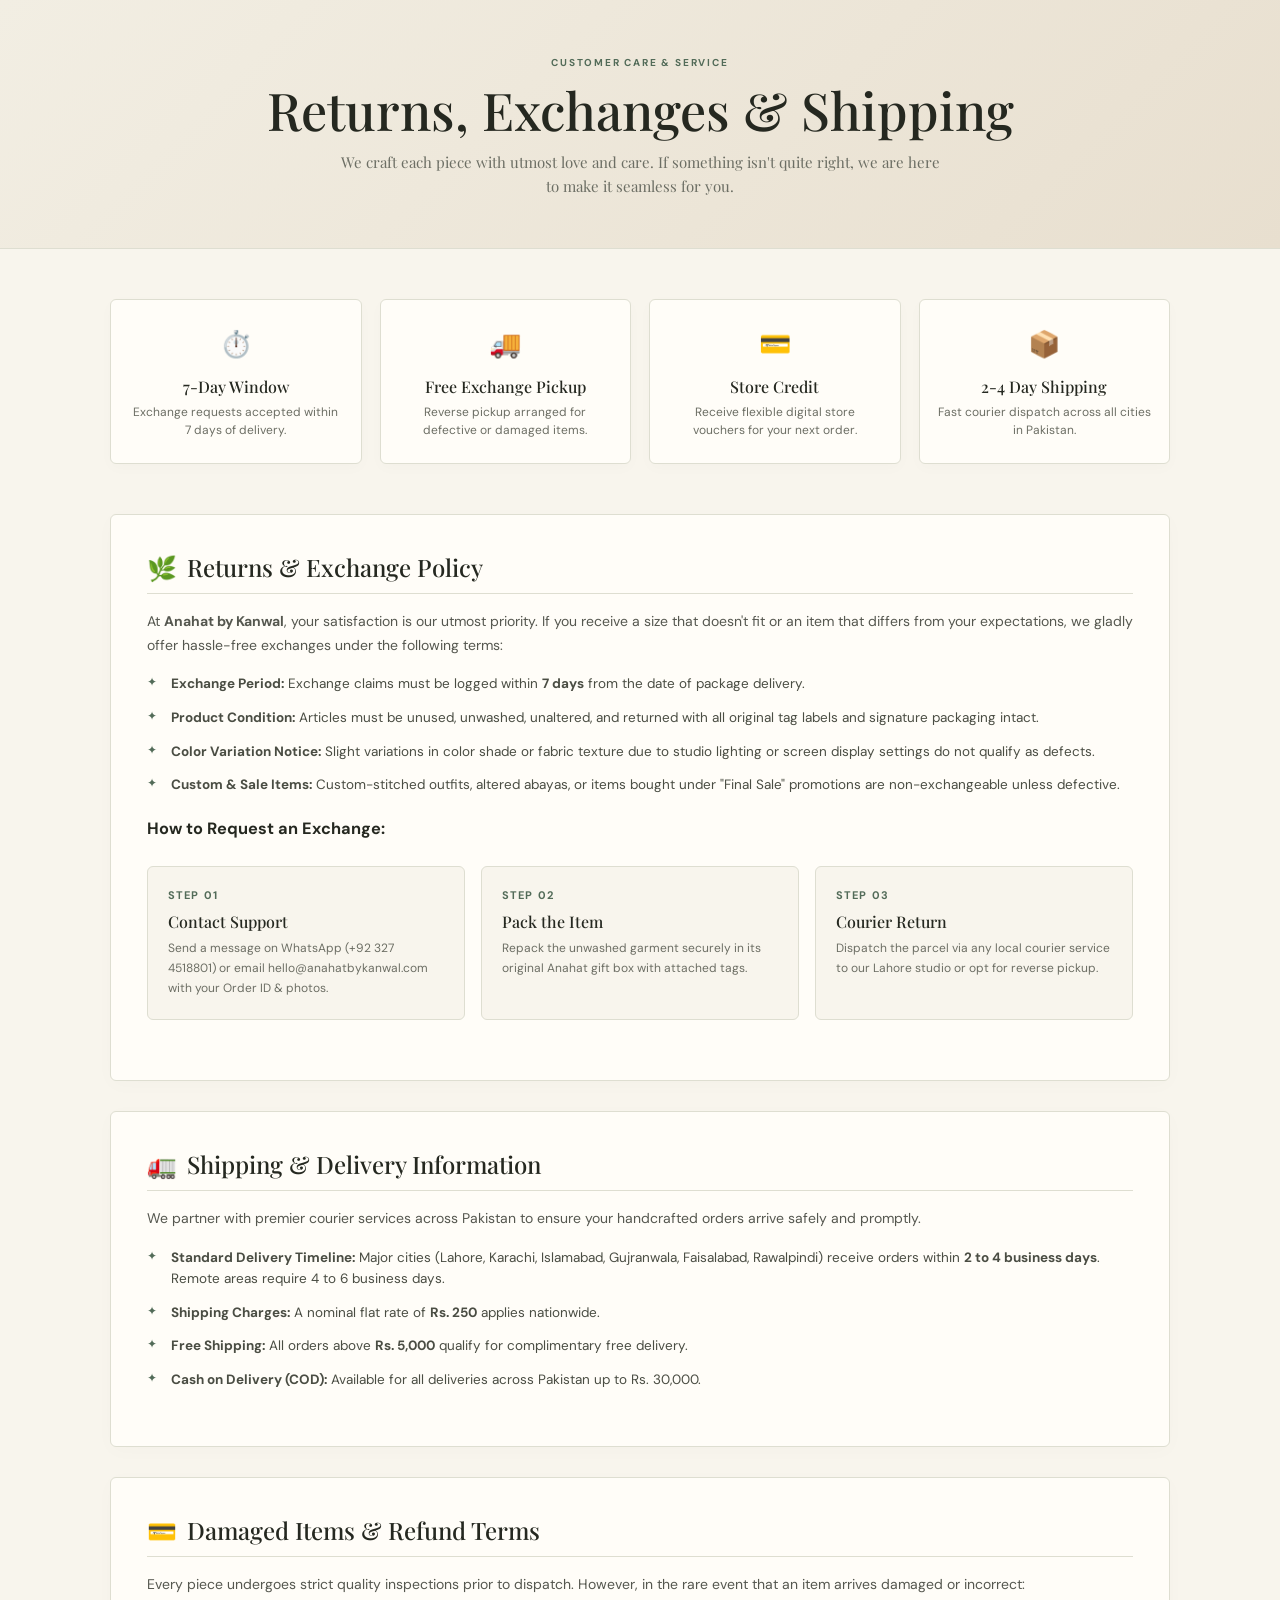
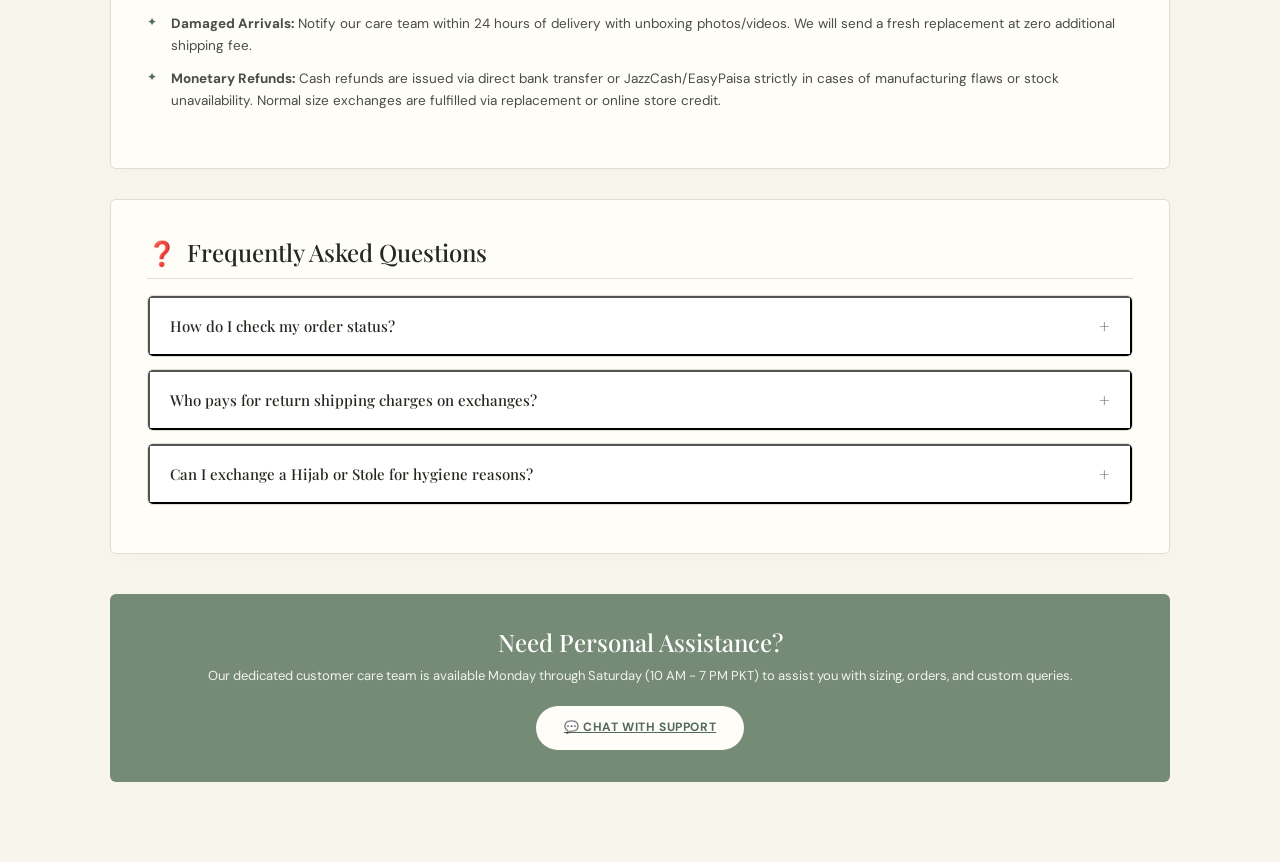
<file: anahat-website/static/assets/pages/Returns and excahnge/returns.html>
<!DOCTYPE html>
<html lang="en">

<head>
  <meta charset="UTF-8" />
  <meta name="viewport" content="width=device-width, initial-scale=1.0" />
  <meta name="theme-color" content="#758b76" />
  <meta name="description" content="Returns, Exchanges & Shipping Policy for Anahat by Kanwal. Learn about our 7-day exchange window, Pakistan-wide delivery, and customer care." />
  <title>Returns &amp; Shipping Policy | Anahat by Kanwal</title>

  <!-- Google Fonts -->
  <link rel="preconnect" href="https://fonts.googleapis.com" />
  <link rel="preconnect" href="https://fonts.gstatic.com" crossorigin />
  <link href="https://fonts.googleapis.com/css2?family=DM+Sans:ital,wght@0,400;0,500;0,600;0,700;1,400&family=Playfair+Display:ital,wght@0,400;0,500;0,600;0,700;1,400&display=swap" rel="stylesheet" />

  <style>
    /* Global Design Tokens & Variables */
    :root {
      --sage: #758b76;
      --sage-dark: #526b58;
      --sage-pale: #e4e9df;
      --cream: #f8f5ed;
      --paper: #fffdf8;
      --ink: #252820;
      --muted: #6c6e64;
      --rose: #d98b76;
      --rose-dark: #bd6c70;
      --gold: #bd9561;
      --line: #deded1;
      --serif: 'Playfair Display', Georgia, serif;
      --sans: 'DM Sans', Arial, sans-serif;
      --shadow: 0 12px 35px rgba(47, 57, 43, .09);
      --radius: 6px;
    }

    * {
      box-sizing: border-box;
      margin: 0;
      padding: 0;
    }

    html {
      scroll-behavior: smooth;
      scroll-padding-top: 90px;
    }

    body {
      background: var(--cream);
      color: var(--ink);
      font-family: var(--sans);
      font-size: 14px;
      line-height: 1.6;
      overflow-x: hidden;
    }

    /* Page Hero Banner */
    .policy-hero {
      background: linear-gradient(135deg, #f2eee3 0%, #e8dfcf 100%);
      padding: 50px clamp(20px, 5.5vw, 82px);
      text-align: center;
      border-bottom: 1px solid var(--line);
    }

    .policy-hero-eyebrow {
      display: inline-flex;
      align-items: center;
      gap: 10px;
      font-size: 10px;
      letter-spacing: 0.18em;
      font-weight: 700;
      color: var(--sage-dark);
      text-transform: uppercase;
      margin-bottom: 10px;
    }

    .policy-hero h1 {
      font: 500 clamp(32px, 4.5vw, 52px)/1.1 var(--serif);
      color: var(--ink);
      margin-bottom: 12px;
    }

    .policy-hero p {
      font-size: 15px;
      color: var(--muted);
      max-width: 600px;
      margin: 0 auto;
      font-family: var(--serif);
    }

    /* Policy Main Content Layout */
    .policy-container {
      max-width: 1100px;
      margin: 0 auto;
      padding: 50px 20px 80px;
    }

    .policy-highlights {
      display: grid;
      grid-template-columns: repeat(4, 1fr);
      gap: 18px;
      margin-bottom: 50px;
    }

    .highlight-card {
      background: var(--paper);
      border: 1px solid var(--line);
      border-radius: var(--radius);
      padding: 24px 18px;
      text-align: center;
      box-shadow: 0 4px 15px rgba(0, 0, 0, 0.02);
      transition: transform 0.25s ease;
    }

    .highlight-card:hover {
      transform: translateY(-4px);
    }

    .highlight-icon {
      font-size: 26px;
      margin-bottom: 10px;
      color: var(--sage-dark);
    }

    .highlight-card h3 {
      font: 500 16px var(--serif);
      margin-bottom: 6px;
      color: var(--ink);
    }

    .highlight-card p {
      font-size: 12px;
      color: var(--muted);
      line-height: 1.5;
    }

    /* Policy Details Sections */
    .policy-section {
      background: var(--paper);
      border: 1px solid var(--line);
      border-radius: var(--radius);
      padding: 36px;
      margin-bottom: 30px;
      box-shadow: 0 4px 20px rgba(0, 0, 0, 0.02);
    }

    .policy-section h2 {
      font: 500 24px var(--serif);
      color: var(--ink);
      margin-bottom: 16px;
      padding-bottom: 10px;
      border-bottom: 1px solid var(--line);
      display: flex;
      align-items: center;
      gap: 10px;
    }

    .policy-section p {
      font-size: 14px;
      color: #55574f;
      line-height: 1.7;
      margin-bottom: 16px;
    }

    .policy-list {
      list-style: none;
      margin-bottom: 20px;
    }

    .policy-list li {
      position: relative;
      padding-left: 24px;
      margin-bottom: 12px;
      font-size: 13.5px;
      color: #4a4d43;
    }

    .policy-list li::before {
      content: "✦";
      position: absolute;
      left: 0;
      top: 0;
      color: var(--sage-dark);
      font-size: 12px;
    }

    /* Step-by-Step Exchange Flow */
    .steps-grid {
      display: grid;
      grid-template-columns: repeat(3, 1fr);
      gap: 16px;
      margin: 24px 0;
    }

    .step-box {
      background: var(--cream);
      border: 1px solid var(--line);
      border-radius: var(--radius);
      padding: 20px;
      position: relative;
    }

    .step-number {
      font-size: 11px;
      font-weight: 700;
      text-transform: uppercase;
      letter-spacing: 0.1em;
      color: var(--sage-dark);
      margin-bottom: 6px;
    }

    .step-box h4 {
      font: 500 16px var(--serif);
      margin-bottom: 6px;
      color: var(--ink);
    }

    .step-box p {
      font-size: 12px;
      margin: 0;
      color: var(--muted);
    }

    /* FAQ Accordion */
    .faq-item {
      border: 1px solid var(--line);
      border-radius: var(--radius);
      margin-bottom: 12px;
      background: white;
      overflow: hidden;
    }

    .faq-question {
      width: 100%;
      padding: 16px 20px;
      text-align: left;
      font: 500 15px var(--serif);
      color: var(--ink);
      display: flex;
      justify-content: space-between;
      align-items: center;
      background: white;
      transition: background 0.2s;
    }

    .faq-question:hover {
      background: var(--sage-pale);
    }

    .faq-icon {
      font-size: 18px;
      transition: transform 0.3s ease;
      color: var(--sage-dark);
    }

    .faq-item.open .faq-icon {
      transform: rotate(45deg);
    }

    .faq-answer {
      max-height: 0;
      overflow: hidden;
      transition: max-height 0.35s ease, padding 0.35s ease;
      padding: 0 20px;
      background: var(--paper);
    }

    .faq-item.open .faq-answer {
      max-height: 250px;
      padding: 16px 20px;
      border-top: 1px solid var(--line);
    }

    .faq-answer p {
      font-size: 13px;
      color: #555;
      margin: 0;
    }

    /* Support Callout Box */
    .support-box {
      background: var(--sage);
      color: white;
      border-radius: var(--radius);
      padding: 32px;
      text-align: center;
      margin-top: 40px;
    }

    .support-box h3 {
      font: 500 24px var(--serif);
      margin-bottom: 8px;
    }

    .support-box p {
      font-size: 13px;
      opacity: 0.9;
      margin-bottom: 20px;
    }

    .support-btn {
      display: inline-flex;
      align-items: center;
      gap: 10px;
      background: var(--paper);
      color: var(--sage-dark);
      padding: 12px 28px;
      border-radius: 30px;
      font-size: 12px;
      font-weight: 700;
      letter-spacing: 0.05em;
      text-transform: uppercase;
      transition: transform 0.2s ease, background 0.2s ease;
    }

    .support-btn:hover {
      transform: translateY(-2px);
      background: white;
    }

    /* Mini Drawer & Toast Notification */
    .toast {
      position: fixed;
      z-index: 100;
      bottom: 24px;
      left: 50%;
      transform: translate(-50%, 30px);
      padding: 12px 24px;
      background: #2e3e31;
      color: white;
      border-radius: 30px;
      box-shadow: var(--shadow);
      font-size: 12px;
      font-weight: 500;
      opacity: 0;
      pointer-events: none;
      transition: opacity .3s, transform .3s;
      text-align: center;
    }

    .toast.show {
      opacity: 1;
      transform: translate(-50%, 0);
    }

    .mini-drawer {
      position: fixed;
      z-index: 80;
      right: 0;
      top: 0;
      bottom: 0;
      width: min(420px, 100%);
      background: var(--paper);
      box-shadow: -10px 0 40px rgba(0, 0, 0, 0.15);
      transform: translateX(105%);
      transition: transform .35s cubic-bezier(0.16, 1, 0.3, 1);
      display: flex;
      flex-direction: column;
      padding: 24px;
    }

    .mini-drawer.open {
      transform: translateX(0);
    }

    .drawer-backdrop {
      position: fixed;
      inset: 0;
      background: rgba(30, 36, 29, 0.45);
      backdrop-filter: blur(2px);
      z-index: 75;
      opacity: 0;
      pointer-events: none;
      transition: opacity .3s;
    }

    .drawer-backdrop.open {
      opacity: 1;
      pointer-events: auto;
    }

    .drawer-head {
      display: flex;
      justify-content: space-between;
      align-items: center;
      border-bottom: 1px solid var(--line);
      padding-bottom: 16px;
    }

    .drawer-head h2 {
      font: 500 24px var(--serif);
      margin: 0;
      color: var(--ink);
    }

    .drawer-content {
      flex: 1;
      overflow-y: auto;
      padding: 16px 0;
    }

    .drawer-empty {
      color: var(--muted);
      font-size: 14px;
      text-align: center;
      padding: 60px 10px;
      font-family: var(--serif);
    }

    .drawer-footer {
      border-top: 1px solid var(--line);
      padding-top: 16px;
    }

    /* Footer */
    .site-footer {
      background: #f6f3ea;
      padding: 40px clamp(20px, 5.5vw, 82px) 0;
      border-top: 1px solid var(--line);
    }

    .footer-main {
      display: grid;
      grid-template-columns: 1.4fr 1fr 1fr 1fr 1.2fr;
      gap: 28px;
      padding-bottom: 30px;
    }

    .footer-column h3 {
      font-size: 12px;
      font-weight: 700;
      text-transform: uppercase;
      letter-spacing: 0.05em;
      margin-bottom: 12px;
      color: var(--ink);
    }

    .footer-column a, .footer-column p {
      display: block;
      font-size: 11px;
      color: #66695e;
      margin-bottom: 8px;
    }

    .footer-column a:hover {
      color: var(--sage-dark);
      text-decoration: underline;
    }

    .footer-bottom {
      border-top: 1px solid var(--line);
      padding: 16px 0;
      display: flex;
      justify-content: space-between;
      gap: 15px;
      color: #77796e;
      font-size: 11px;
    }

    /* Mobile Responsiveness */
    @media (max-width: 1024px) {
      .policy-highlights {
        grid-template-columns: repeat(2, 1fr);
      }
      .steps-grid {
        grid-template-columns: 1fr;
      }
      .footer-main {
        grid-template-columns: repeat(3, 1fr);
      }
    }

    @media (max-width: 768px) {
      .site-header {
        height: 66px;
        padding: 0 16px;
      }

      .main-nav {
        display: none;
        position: absolute;
        top: 66px;
        left: 0;
        right: 0;
        background: var(--paper);
        padding: 16px 20px;
        box-shadow: 0 10px 20px rgba(0, 0, 0, 0.08);
        flex-direction: column;
        align-items: flex-start;
        gap: 12px;
        border-top: 1px solid var(--line);
      }

      .main-nav.open {
        display: flex;
      }

      .menu-toggle {
        display: flex;
      }

      .policy-section {
        padding: 24px 20px;
      }

      .footer-main {
        grid-template-columns: repeat(2, 1fr);
      }
    }

    @media (max-width: 480px) {
      .policy-highlights {
        grid-template-columns: 1fr;
      }
      .footer-main {
        grid-template-columns: 1fr;
      }
    }
  </style>
</head>

<body>

  <!-- Header Placeholder -->
  <div id="header-placeholder"></div>

  <main>
    <!-- Page Hero Banner -->
    <section class="policy-hero">
      <div class="policy-hero-eyebrow"><span>CUSTOMER CARE &amp; SERVICE</span></div>
      <h1>Returns, Exchanges &amp; Shipping</h1>
      <p>We craft each piece with utmost love and care. If something isn't quite right, we are here to make it seamless for you.</p>
    </section>

    <div class="policy-container">
      <!-- Feature Highlight Cards -->
      <div class="policy-highlights">
        <div class="highlight-card">
          <div class="highlight-icon">⏱️</div>
          <h3>7-Day Window</h3>
          <p>Exchange requests accepted within 7 days of delivery.</p>
        </div>
        <div class="highlight-card">
          <div class="highlight-icon">🚚</div>
          <h3>Free Exchange Pickup</h3>
          <p>Reverse pickup arranged for defective or damaged items.</p>
        </div>
        <div class="highlight-card">
          <div class="highlight-icon">💳</div>
          <h3>Store Credit</h3>
          <p>Receive flexible digital store vouchers for your next order.</p>
        </div>
        <div class="highlight-card">
          <div class="highlight-icon">📦</div>
          <h3>2-4 Day Shipping</h3>
          <p>Fast courier dispatch across all cities in Pakistan.</p>
        </div>
      </div>

      <!-- 1. Exchange Policy -->
      <section class="policy-section">
        <h2><span>🌿</span> Returns &amp; Exchange Policy</h2>
        <p>At <strong>Anahat by Kanwal</strong>, your satisfaction is our utmost priority. If you receive a size that doesn't fit or an item that differs from your expectations, we gladly offer hassle-free exchanges under the following terms:</p>

        <ul class="policy-list">
          <li><strong>Exchange Period:</strong> Exchange claims must be logged within <strong>7 days</strong> from the date of package delivery.</li>
          <li><strong>Product Condition:</strong> Articles must be unused, unwashed, unaltered, and returned with all original tag labels and signature packaging intact.</li>
          <li><strong>Color Variation Notice:</strong> Slight variations in color shade or fabric texture due to studio lighting or screen display settings do not qualify as defects.</li>
          <li><strong>Custom &amp; Sale Items:</strong> Custom-stitched outfits, altered abayas, or items bought under "Final Sale" promotions are non-exchangeable unless defective.</li>
        </ul>

        <h3>How to Request an Exchange:</h3>
        <div class="steps-grid">
          <div class="step-box">
            <div class="step-number">Step 01</div>
            <h4>Contact Support</h4>
            <p>Send a message on WhatsApp (+92 327 4518801) or email hello@anahatbykanwal.com with your Order ID &amp; photos.</p>
          </div>
          <div class="step-box">
            <div class="step-number">Step 02</div>
            <h4>Pack the Item</h4>
            <p>Repack the unwashed garment securely in its original Anahat gift box with attached tags.</p>
          </div>
          <div class="step-box">
            <div class="step-number">Step 03</div>
            <h4>Courier Return</h4>
            <p>Dispatch the parcel via any local courier service to our Lahore studio or opt for reverse pickup.</p>
          </div>
        </div>
      </section>

      <!-- 2. Shipping & Delivery Policy -->
      <section class="policy-section">
        <h2><span>🚛</span> Shipping &amp; Delivery Information</h2>
        <p>We partner with premier courier services across Pakistan to ensure your handcrafted orders arrive safely and promptly.</p>

        <ul class="policy-list">
          <li><strong>Standard Delivery Timeline:</strong> Major cities (Lahore, Karachi, Islamabad, Gujranwala, Faisalabad, Rawalpindi) receive orders within <strong>2 to 4 business days</strong>. Remote areas require 4 to 6 business days.</li>
          <li><strong>Shipping Charges:</strong> A nominal flat rate of <strong>Rs. 250</strong> applies nationwide.</li>
          <li><strong>Free Shipping:</strong> All orders above <strong>Rs. 5,000</strong> qualify for complimentary free delivery.</li>
          <li><strong>Cash on Delivery (COD):</strong> Available for all deliveries across Pakistan up to Rs. 30,000.</li>
        </ul>
      </section>

      <!-- 3. Refunds & Damages Policy -->
      <section class="policy-section">
        <h2><span>💳</span> Damaged Items &amp; Refund Terms</h2>
        <p>Every piece undergoes strict quality inspections prior to dispatch. However, in the rare event that an item arrives damaged or incorrect:</p>

        <ul class="policy-list">
          <li><strong>Damaged Arrivals:</strong> Notify our care team within 24 hours of delivery with unboxing photos/videos. We will send a fresh replacement at zero additional shipping fee.</li>
          <li><strong>Monetary Refunds:</strong> Cash refunds are issued via direct bank transfer or JazzCash/EasyPaisa strictly in cases of manufacturing flaws or stock unavailability. Normal size exchanges are fulfilled via replacement or online store credit.</li>
        </ul>
      </section>

      <!-- 4. Frequently Asked Questions -->
      <section class="policy-section" id="faq-items">
        <h2><span>❓</span> Frequently Asked Questions</h2>
        <div class="faq-list">
          <div class="faq-item">
            <button class="faq-question" onclick="toggleFaq(this)">
              <span>How do I check my order status?</span>
              <span class="faq-icon">+</span>
            </button>
            <div class="faq-answer">
              <p>Once your order is dispatched, you will receive a SMS and Email notification containing your courier tracking number (TCS, CallCourier, or Leopards).</p>
            </div>
          </div>

          <div class="faq-item">
            <button class="faq-question" onclick="toggleFaq(this)">
              <span>Who pays for return shipping charges on exchanges?</span>
              <span class="faq-icon">+</span>
            </button>
            <div class="faq-answer">
              <p>For standard size/color exchanges, customer pays for returning the item to us (approx Rs. 200). If the mistake was on our end (defect or wrong item sent), Anahat covers all courier fees.</p>
            </div>
          </div>

          <div class="faq-item">
            <button class="faq-question" onclick="toggleFaq(this)">
              <span>Can I exchange a Hijab or Stole for hygiene reasons?</span>
              <span class="faq-icon">+</span>
            </button>
            <div class="faq-answer">
              <p>Hijabs and Stoles can be exchanged as long as they are completely unworn, scent-free, and in their original sealed transparent packaging.</p>
            </div>
          </div>
        </div>
      </section>

      <!-- Direct Support Callout -->
      <div class="support-box">
        <h3>Need Personal Assistance?</h3>
        <p>Our dedicated customer care team is available Monday through Saturday (10 AM - 7 PM PKT) to assist you with sizing, orders, and custom queries.</p>
        <a href="https://wa.me/923274518801?text=Hi%20Anahat,%20I%20need%20assistance%20regarding%20returns,%20exchanges,%20or%20shipping." target="_blank" rel="noopener noreferrer" class="support-btn">
          <span>💬 Chat with Support</span>
        </a>
      </div>
    </div>
  </main>

  <!-- Footer Placeholder -->
  <div id="footer-placeholder"></div>


  <!-- JavaScript Logic -->

</body>
</html>
</file>
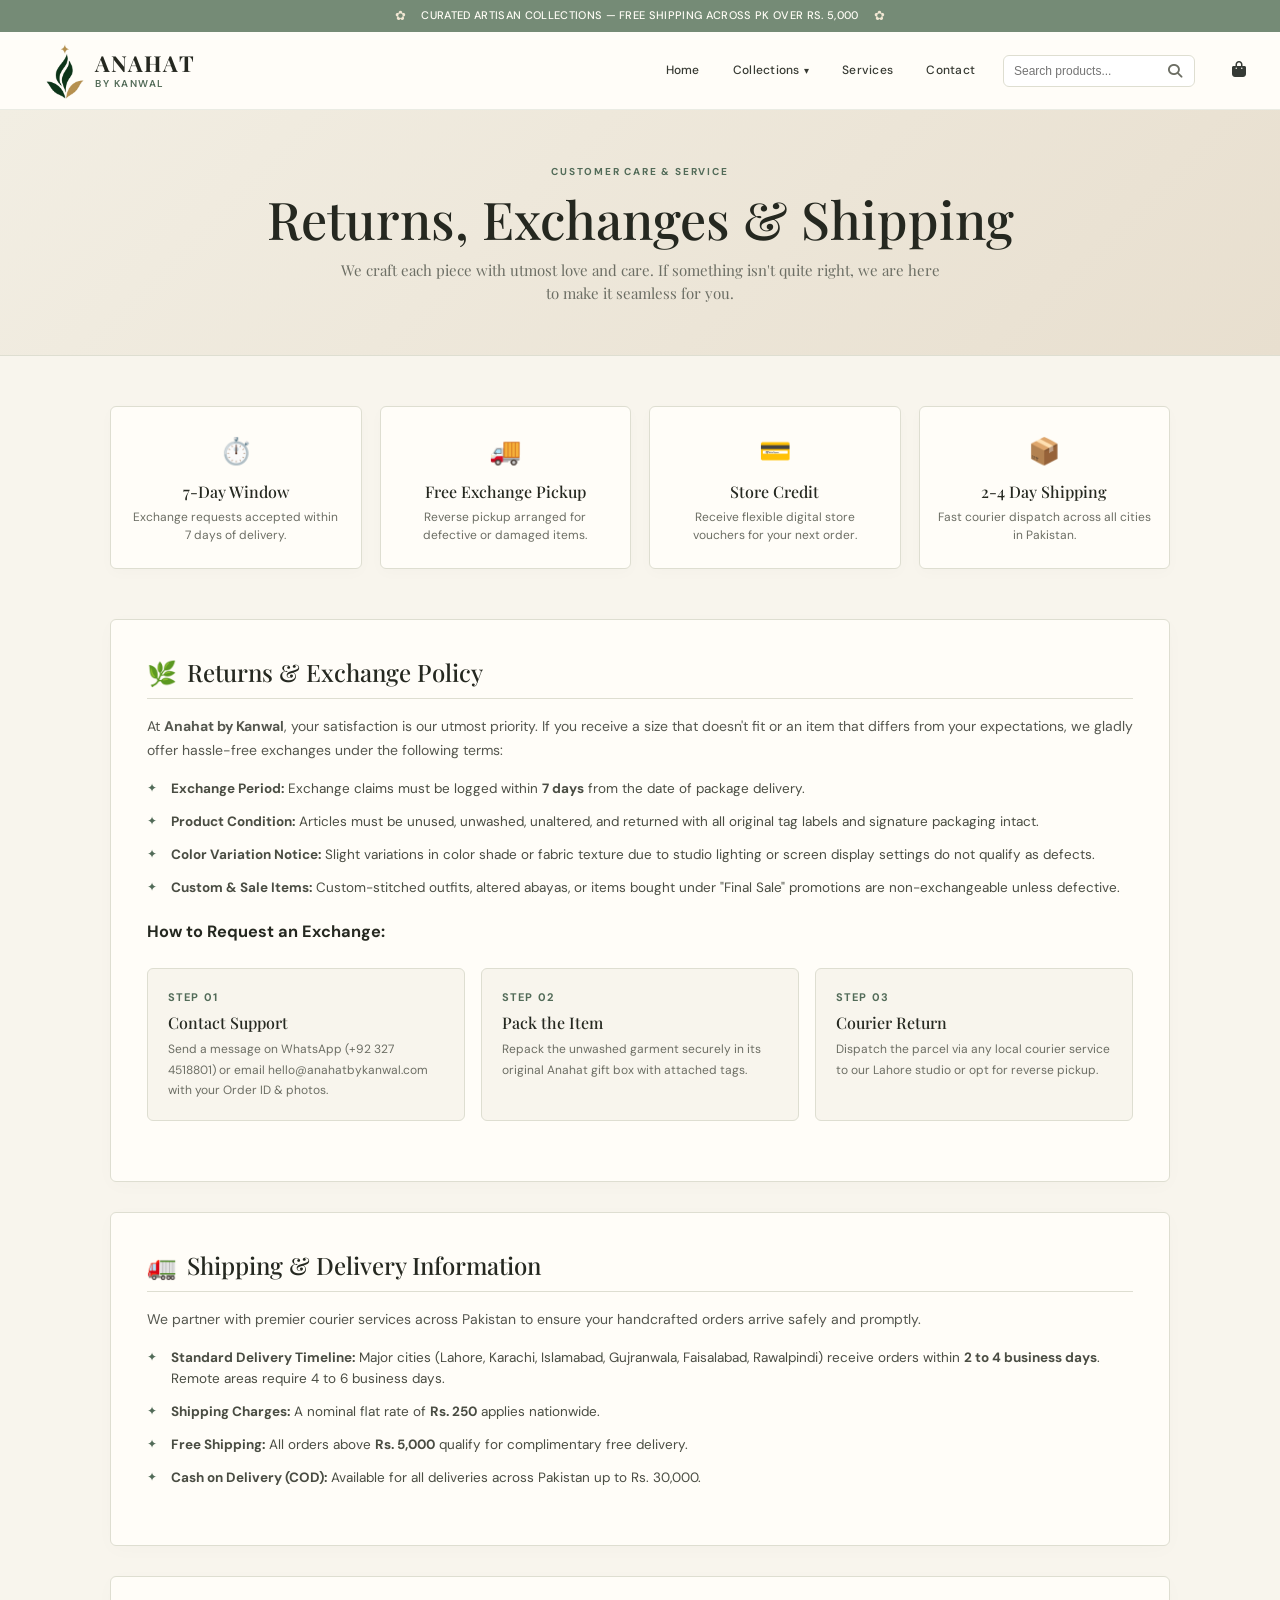
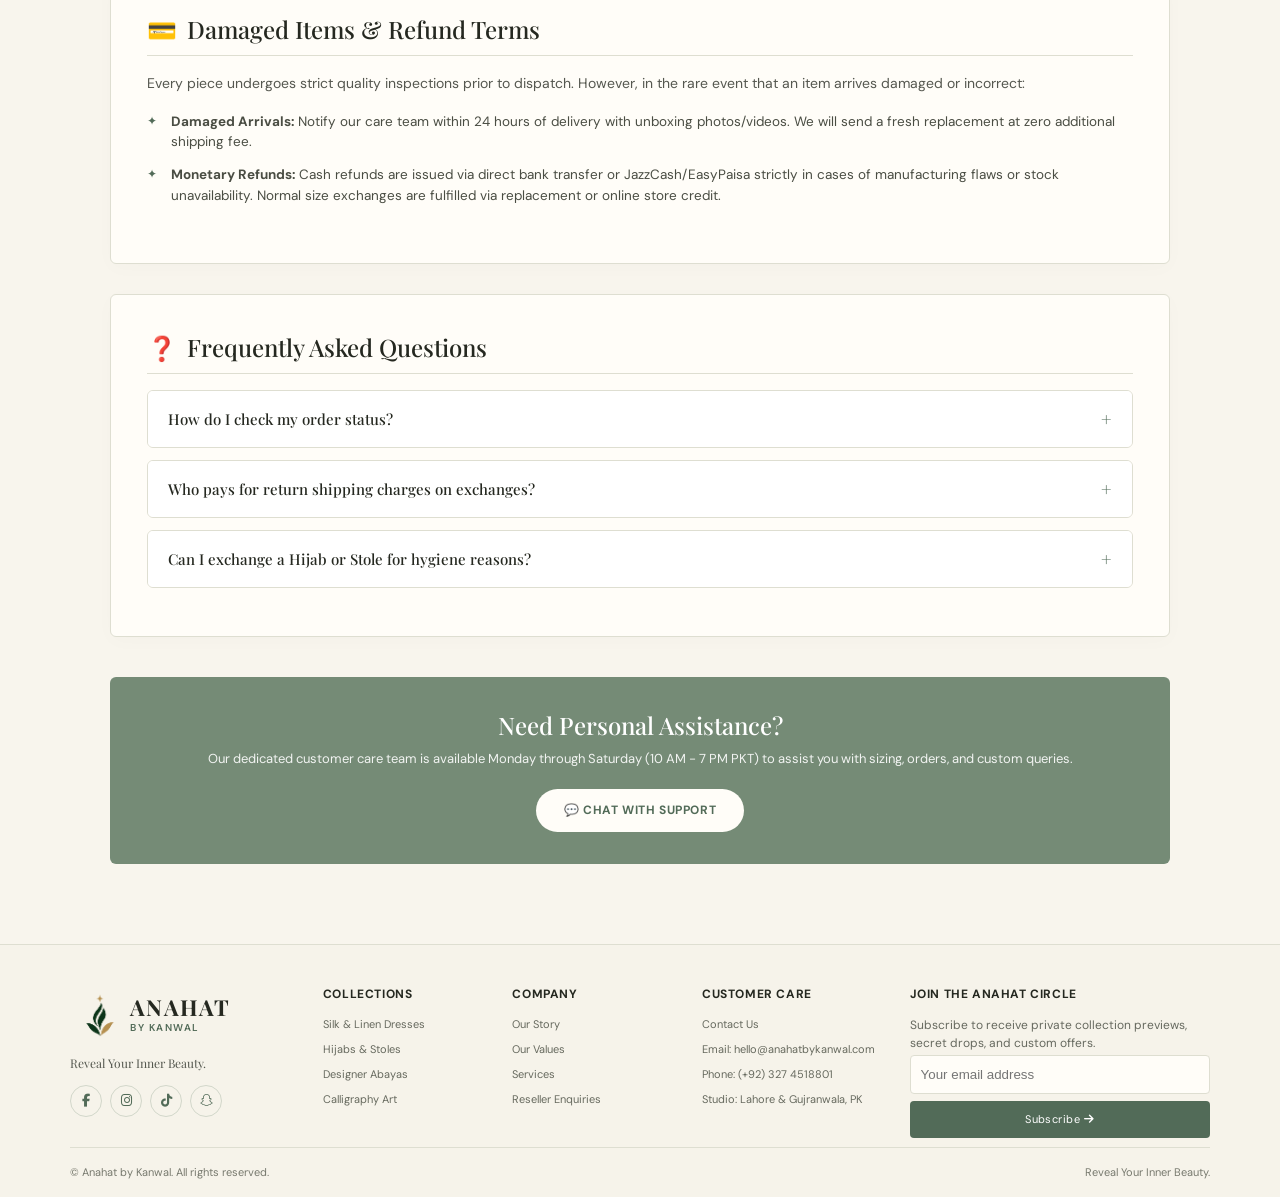
<file: anahat-website/static/assets/pages/Services/services.html>
<!DOCTYPE html>
<html lang="en">

<head>
  <meta charset="UTF-8" />
  <meta name="viewport" content="width=device-width, initial-scale=1.0" />
  <meta name="theme-color" content="#758b76" />
  <meta name="description" content="Returns, Exchanges & Shipping Policy for Anahat by Kanwal. Learn about our 7-day exchange window, Pakistan-wide delivery, and customer care." />
  <title>Returns &amp; Shipping Policy | Anahat by Kanwal</title>

  <!-- Google Fonts -->
  <link rel="preconnect" href="https://fonts.googleapis.com" />
  <link rel="preconnect" href="https://fonts.gstatic.com" crossorigin />
  <link href="https://fonts.googleapis.com/css2?family=DM+Sans:ital,wght@0,400;0,500;0,600;0,700;1,400&family=Playfair+Display:ital,wght@0,400;0,500;0,600;0,700;1,400&display=swap" rel="stylesheet" />

  <style>
    /* Global Design Tokens & Variables */
    :root {
      --sage: #758b76;
      --sage-dark: #526b58;
      --sage-pale: #e4e9df;
      --cream: #f8f5ed;
      --paper: #fffdf8;
      --ink: #252820;
      --muted: #6c6e64;
      --rose: #d98b76;
      --rose-dark: #bd6c70;
      --gold: #bd9561;
      --line: #deded1;
      --serif: 'Playfair Display', Georgia, serif;
      --sans: 'DM Sans', Arial, sans-serif;
      --shadow: 0 12px 35px rgba(47, 57, 43, .09);
      --radius: 6px;
    }

    * {
      box-sizing: border-box;
      margin: 0;
      padding: 0;
    }

    html {
      scroll-behavior: smooth;
      scroll-padding-top: 90px;
    }

    body {
      background: var(--cream);
      color: var(--ink);
      font-family: var(--sans);
      font-size: 14px;
      line-height: 1.6;
      overflow-x: hidden;
    }

   

    /* Page Hero Banner */
    .policy-hero {
      background: linear-gradient(135deg, #f2eee3 0%, #e8dfcf 100%);
      padding: 50px clamp(20px, 5.5vw, 82px);
      text-align: center;
      border-bottom: 1px solid var(--line);
    }

    .policy-hero-eyebrow {
      display: inline-flex;
      align-items: center;
      gap: 10px;
      font-size: 10px;
      letter-spacing: 0.18em;
      font-weight: 700;
      color: var(--sage-dark);
      text-transform: uppercase;
      margin-bottom: 10px;
    }

    .policy-hero h1 {
      font: 500 clamp(32px, 4.5vw, 52px)/1.1 var(--serif);
      color: var(--ink);
      margin-bottom: 12px;
    }

    .policy-hero p {
      font-size: 15px;
      color: var(--muted);
      max-width: 600px;
      margin: 0 auto;
      font-family: var(--serif);
    }

    /* Policy Main Content Layout */
    .policy-container {
      max-width: 1100px;
      margin: 0 auto;
      padding: 50px 20px 80px;
    }

    .policy-highlights {
      display: grid;
      grid-template-columns: repeat(4, 1fr);
      gap: 18px;
      margin-bottom: 50px;
    }

    .highlight-card {
      background: var(--paper);
      border: 1px solid var(--line);
      border-radius: var(--radius);
      padding: 24px 18px;
      text-align: center;
      box-shadow: 0 4px 15px rgba(0, 0, 0, 0.02);
      transition: transform 0.25s ease;
    }

    .highlight-card:hover {
      transform: translateY(-4px);
    }

    .highlight-icon {
      font-size: 26px;
      margin-bottom: 10px;
      color: var(--sage-dark);
    }

    .highlight-card h3 {
      font: 500 16px var(--serif);
      margin-bottom: 6px;
      color: var(--ink);
    }

    .highlight-card p {
      font-size: 12px;
      color: var(--muted);
      line-height: 1.5;
    }

    /* Policy Details Sections */
    .policy-section {
      background: var(--paper);
      border: 1px solid var(--line);
      border-radius: var(--radius);
      padding: 36px;
      margin-bottom: 30px;
      box-shadow: 0 4px 20px rgba(0, 0, 0, 0.02);
    }

    .policy-section h2 {
      font: 500 24px var(--serif);
      color: var(--ink);
      margin-bottom: 16px;
      padding-bottom: 10px;
      border-bottom: 1px solid var(--line);
      display: flex;
      align-items: center;
      gap: 10px;
    }

    .policy-section p {
      font-size: 14px;
      color: #55574f;
      line-height: 1.7;
      margin-bottom: 16px;
    }

    .policy-list {
      list-style: none;
      margin-bottom: 20px;
    }

    .policy-list li {
      position: relative;
      padding-left: 24px;
      margin-bottom: 12px;
      font-size: 13.5px;
      color: #4a4d43;
    }

    .policy-list li::before {
      content: "✦";
      position: absolute;
      left: 0;
      top: 0;
      color: var(--sage-dark);
      font-size: 12px;
    }

    /* Step-by-Step Exchange Flow */
    .steps-grid {
      display: grid;
      grid-template-columns: repeat(3, 1fr);
      gap: 16px;
      margin: 24px 0;
    }

    .step-box {
      background: var(--cream);
      border: 1px solid var(--line);
      border-radius: var(--radius);
      padding: 20px;
      position: relative;
    }

    .step-number {
      font-size: 11px;
      font-weight: 700;
      text-transform: uppercase;
      letter-spacing: 0.1em;
      color: var(--sage-dark);
      margin-bottom: 6px;
    }

    .step-box h4 {
      font: 500 16px var(--serif);
      margin-bottom: 6px;
      color: var(--ink);
    }

    .step-box p {
      font-size: 12px;
      margin: 0;
      color: var(--muted);
    }

    /* FAQ Accordion */
    .faq-item {
      border: 1px solid var(--line);
      border-radius: var(--radius);
      margin-bottom: 12px;
      background: white;
      overflow: hidden;
    }

    .faq-question {
      width: 100%;
      padding: 16px 20px;
      text-align: left;
      font: 500 15px var(--serif);
      color: var(--ink);
      display: flex;
      justify-content: space-between;
      align-items: center;
      background: white;
      transition: background 0.2s;
    }

    .faq-question:hover {
      background: var(--sage-pale);
    }

    .faq-icon {
      font-size: 18px;
      transition: transform 0.3s ease;
      color: var(--sage-dark);
    }

    .faq-item.open .faq-icon {
      transform: rotate(45deg);
    }

    .faq-answer {
      max-height: 0;
      overflow: hidden;
      transition: max-height 0.35s ease, padding 0.35s ease;
      padding: 0 20px;
      background: var(--paper);
    }

    .faq-item.open .faq-answer {
      max-height: 250px;
      padding: 16px 20px;
      border-top: 1px solid var(--line);
    }

    .faq-answer p {
      font-size: 13px;
      color: #555;
      margin: 0;
    }

    /* Support Callout Box */
    .support-box {
      background: var(--sage);
      color: white;
      border-radius: var(--radius);
      padding: 32px;
      text-align: center;
      margin-top: 40px;
    }

    .support-box h3 {
      font: 500 24px var(--serif);
      margin-bottom: 8px;
    }

    .support-box p {
      font-size: 13px;
      opacity: 0.9;
      margin-bottom: 20px;
    }

    .support-btn {
      display: inline-flex;
      align-items: center;
      gap: 10px;
      background: var(--paper);
      color: var(--sage-dark);
      padding: 12px 28px;
      border-radius: 30px;
      font-size: 12px;
      font-weight: 700;
      letter-spacing: 0.05em;
      text-transform: uppercase;
      transition: transform 0.2s ease, background 0.2s ease;
    }

    .support-btn:hover {
      transform: translateY(-2px);
      background: white;
    }

    /* Mini Drawer & Toast Notification */
    .toast {
      position: fixed;
      z-index: 100;
      bottom: 24px;
      left: 50%;
      transform: translate(-50%, 30px);
      padding: 12px 24px;
      background: #2e3e31;
      color: white;
      border-radius: 30px;
      box-shadow: var(--shadow);
      font-size: 12px;
      font-weight: 500;
      opacity: 0;
      pointer-events: none;
      transition: opacity .3s, transform .3s;
      text-align: center;
    }

    .toast.show {
      opacity: 1;
      transform: translate(-50%, 0);
    }

    .mini-drawer {
      position: fixed;
      z-index: 80;
      right: 0;
      top: 0;
      bottom: 0;
      width: min(420px, 100%);
      background: var(--paper);
      box-shadow: -10px 0 40px rgba(0, 0, 0, 0.15);
      transform: translateX(105%);
      transition: transform .35s cubic-bezier(0.16, 1, 0.3, 1);
      display: flex;
      flex-direction: column;
      padding: 24px;
    }

    .mini-drawer.open {
      transform: translateX(0);
    }

    .drawer-backdrop {
      position: fixed;
      inset: 0;
      background: rgba(30, 36, 29, 0.45);
      backdrop-filter: blur(2px);
      z-index: 75;
      opacity: 0;
      pointer-events: none;
      transition: opacity .3s;
    }

    .drawer-backdrop.open {
      opacity: 1;
      pointer-events: auto;
    }

    .drawer-head {
      display: flex;
      justify-content: space-between;
      align-items: center;
      border-bottom: 1px solid var(--line);
      padding-bottom: 16px;
    }

    .drawer-head h2 {
      font: 500 24px var(--serif);
      margin: 0;
      color: var(--ink);
    }

    .drawer-content {
      flex: 1;
      overflow-y: auto;
      padding: 16px 0;
    }

    .drawer-empty {
      color: var(--muted);
      font-size: 14px;
      text-align: center;
      padding: 60px 10px;
      font-family: var(--serif);
    }

    .drawer-footer {
      border-top: 1px solid var(--line);
      padding-top: 16px;
    }

    /* Footer */
    .site-footer {
      background: #f6f3ea;
      padding: 40px clamp(20px, 5.5vw, 82px) 0;
      border-top: 1px solid var(--line);
    }

    .footer-main {
      display: grid;
      grid-template-columns: 1.4fr 1fr 1fr 1fr 1.2fr;
      gap: 28px;
      padding-bottom: 30px;
    }

    .footer-column h3 {
      font-size: 12px;
      font-weight: 700;
      text-transform: uppercase;
      letter-spacing: 0.05em;
      margin-bottom: 12px;
      color: var(--ink);
    }

    .footer-column a, .footer-column p {
      display: block;
      font-size: 11px;
      color: #66695e;
      margin-bottom: 8px;
    }

    .footer-column a:hover {
      color: var(--sage-dark);
      text-decoration: underline;
    }

    .footer-bottom {
      border-top: 1px solid var(--line);
      padding: 16px 0;
      display: flex;
      justify-content: space-between;
      gap: 15px;
      color: #77796e;
      font-size: 11px;
    }

    /* Mobile Responsiveness */
    @media (max-width: 1024px) {
      .policy-highlights {
        grid-template-columns: repeat(2, 1fr);
      }
      .steps-grid {
        grid-template-columns: 1fr;
      }
      .footer-main {
        grid-template-columns: repeat(3, 1fr);
      }
    }

    @media (max-width: 768px) {
      .site-header {
        height: 66px;
        padding: 0 16px;
      }

      .main-nav {
        display: none;
        position: absolute;
        top: 66px;
        left: 0;
        right: 0;
        background: var(--paper);
        padding: 16px 20px;
        box-shadow: 0 10px 20px rgba(0, 0, 0, 0.08);
        flex-direction: column;
        align-items: flex-start;
        gap: 12px;
        border-top: 1px solid var(--line);
      }

      .main-nav.open {
        display: flex;
      }

      .menu-toggle {
        display: flex;
      }

      .policy-section {
        padding: 24px 20px;
      }

      .footer-main {
        grid-template-columns: repeat(2, 1fr);
      }
    }

    @media (max-width: 480px) {
      .policy-highlights {
        grid-template-columns: 1fr;
      }
      .footer-main {
        grid-template-columns: 1fr;
      }
    }
  </style>
  <link rel="stylesheet" href="https://cdnjs.cloudflare.com/ajax/libs/font-awesome/6.5.2/css/all.min.css" referrerpolicy="no-referrer" />
</head>

<body>

  <!-- Header Placeholder -->
  <div id="header-placeholder"></div>

  <main>
    <!-- Page Hero Banner -->
    <section class="policy-hero">
      <div class="policy-hero-eyebrow"><span>CUSTOMER CARE &amp; SERVICE</span></div>
      <h1>Returns, Exchanges &amp; Shipping</h1>
      <p>We craft each piece with utmost love and care. If something isn't quite right, we are here to make it seamless for you.</p>
    </section>

    <div class="policy-container">
      <!-- Feature Highlight Cards -->
      <div class="policy-highlights">
        <div class="highlight-card">
          <div class="highlight-icon">⏱️</div>
          <h3>7-Day Window</h3>
          <p>Exchange requests accepted within 7 days of delivery.</p>
        </div>
        <div class="highlight-card">
          <div class="highlight-icon">🚚</div>
          <h3>Free Exchange Pickup</h3>
          <p>Reverse pickup arranged for defective or damaged items.</p>
        </div>
        <div class="highlight-card">
          <div class="highlight-icon">💳</div>
          <h3>Store Credit</h3>
          <p>Receive flexible digital store vouchers for your next order.</p>
        </div>
        <div class="highlight-card">
          <div class="highlight-icon">📦</div>
          <h3>2-4 Day Shipping</h3>
          <p>Fast courier dispatch across all cities in Pakistan.</p>
        </div>
      </div>

      <!-- 1. Exchange Policy -->
      <section class="policy-section">
        <h2><span>🌿</span> Returns &amp; Exchange Policy</h2>
        <p>At <strong>Anahat by Kanwal</strong>, your satisfaction is our utmost priority. If you receive a size that doesn't fit or an item that differs from your expectations, we gladly offer hassle-free exchanges under the following terms:</p>

        <ul class="policy-list">
          <li><strong>Exchange Period:</strong> Exchange claims must be logged within <strong>7 days</strong> from the date of package delivery.</li>
          <li><strong>Product Condition:</strong> Articles must be unused, unwashed, unaltered, and returned with all original tag labels and signature packaging intact.</li>
          <li><strong>Color Variation Notice:</strong> Slight variations in color shade or fabric texture due to studio lighting or screen display settings do not qualify as defects.</li>
          <li><strong>Custom &amp; Sale Items:</strong> Custom-stitched outfits, altered abayas, or items bought under "Final Sale" promotions are non-exchangeable unless defective.</li>
        </ul>

        <h3>How to Request an Exchange:</h3>
        <div class="steps-grid">
          <div class="step-box">
            <div class="step-number">Step 01</div>
            <h4>Contact Support</h4>
            <p>Send a message on WhatsApp (+92 327 4518801) or email hello@anahatbykanwal.com with your Order ID &amp; photos.</p>
          </div>
          <div class="step-box">
            <div class="step-number">Step 02</div>
            <h4>Pack the Item</h4>
            <p>Repack the unwashed garment securely in its original Anahat gift box with attached tags.</p>
          </div>
          <div class="step-box">
            <div class="step-number">Step 03</div>
            <h4>Courier Return</h4>
            <p>Dispatch the parcel via any local courier service to our Lahore studio or opt for reverse pickup.</p>
          </div>
        </div>
      </section>

      <!-- 2. Shipping & Delivery Policy -->
      <section class="policy-section">
        <h2><span>🚛</span> Shipping &amp; Delivery Information</h2>
        <p>We partner with premier courier services across Pakistan to ensure your handcrafted orders arrive safely and promptly.</p>

        <ul class="policy-list">
          <li><strong>Standard Delivery Timeline:</strong> Major cities (Lahore, Karachi, Islamabad, Gujranwala, Faisalabad, Rawalpindi) receive orders within <strong>2 to 4 business days</strong>. Remote areas require 4 to 6 business days.</li>
          <li><strong>Shipping Charges:</strong> A nominal flat rate of <strong>Rs. 250</strong> applies nationwide.</li>
          <li><strong>Free Shipping:</strong> All orders above <strong>Rs. 5,000</strong> qualify for complimentary free delivery.</li>
          <li><strong>Cash on Delivery (COD):</strong> Available for all deliveries across Pakistan up to Rs. 30,000.</li>
        </ul>
      </section>

      <!-- 3. Refunds & Damages Policy -->
      <section class="policy-section">
        <h2><span>💳</span> Damaged Items &amp; Refund Terms</h2>
        <p>Every piece undergoes strict quality inspections prior to dispatch. However, in the rare event that an item arrives damaged or incorrect:</p>

        <ul class="policy-list">
          <li><strong>Damaged Arrivals:</strong> Notify our care team within 24 hours of delivery with unboxing photos/videos. We will send a fresh replacement at zero additional shipping fee.</li>
          <li><strong>Monetary Refunds:</strong> Cash refunds are issued via direct bank transfer or JazzCash/EasyPaisa strictly in cases of manufacturing flaws or stock unavailability. Normal size exchanges are fulfilled via replacement or online store credit.</li>
        </ul>
      </section>

      <!-- 4. Frequently Asked Questions -->
      <section class="policy-section" id="faq-items">
        <h2><span>❓</span> Frequently Asked Questions</h2>
        <div class="faq-list">
          <div class="faq-item">
            <button class="faq-question" onclick="toggleFaq(this)">
              <span>How do I check my order status?</span>
              <span class="faq-icon">+</span>
            </button>
            <div class="faq-answer">
              <p>Once your order is dispatched, you will receive a SMS and Email notification containing your courier tracking number (TCS, CallCourier, or Leopards).</p>
            </div>
          </div>

          <div class="faq-item">
            <button class="faq-question" onclick="toggleFaq(this)">
              <span>Who pays for return shipping charges on exchanges?</span>
              <span class="faq-icon">+</span>
            </button>
            <div class="faq-answer">
              <p>For standard size/color exchanges, customer pays for returning the item to us (approx Rs. 200). If the mistake was on our end (defect or wrong item sent), Anahat covers all courier fees.</p>
            </div>
          </div>

          <div class="faq-item">
            <button class="faq-question" onclick="toggleFaq(this)">
              <span>Can I exchange a Hijab or Stole for hygiene reasons?</span>
              <span class="faq-icon">+</span>
            </button>
            <div class="faq-answer">
              <p>Hijabs and Stoles can be exchanged as long as they are completely unworn, scent-free, and in their original sealed transparent packaging.</p>
            </div>
          </div>
        </div>
      </section>

      <!-- Direct Support Callout -->
      <div class="support-box">
        <h3>Need Personal Assistance?</h3>
        <p>Our dedicated customer care team is available Monday through Saturday (10 AM - 7 PM PKT) to assist you with sizing, orders, and custom queries.</p>
        <a href="https://wa.me/923274518801?text=Hi%20Anahat,%20I%20need%20assistance%20regarding%20returns,%20exchanges,%20or%20shipping." target="_blank" rel="noopener noreferrer" class="support-btn">
          <span>💬 Chat with Support</span>
        </a>
      </div>
    </div>
  </main>

  <!-- Footer Placeholder -->
  <div id="footer-placeholder"></div>

  <!-- Toast Notification -->
  <div class="toast" id="toast" role="status"></div>




<!-- ======================================
globle.js for component functionality
=========================================== -->


<script src="/anahat-website/static/global.js"></script>

  
</body>
</html>
</file>
<file: anahat-website/static/style.css>
/* ==========================================================================
   ANAHAT BY KANWAL - GLOBAL STYLESHEET
   Theme: Sage Green (#758b76), Cream (#f8f5ed), Ivory/Paper (#fffdf8), Ink (#252820)
   ========================================================================== */

/* --------------------------------------------------------------------------
   1. CSS Variables & Reset
   -------------------------------------------------------------------------- */
:root {
  --sage: #758b76;
  --sage-dark: #526b58;
  --sage-pale: #e4e9df;
  --cream: #f8f5ed;
  --paper: #fffdf8;
  --ink: #252820;
  --muted: #6c6e64;
  --rose: #d98b76;
  --rose-dark: #bd6c70;
  --gold: #bd9561;
  --line: #deded1;
  --serif: 'Playfair Display', Georgia, serif;
  --sans: 'DM Sans', Arial, sans-serif;
  --shadow: 0 12px 35px rgba(47, 57, 43, 0.09);
  --radius: 8px;
  --radius-lg: 16px;
  --radius-md: 10px;
}

* {
  box-sizing: border-box;
  margin: 0;
  padding: 0;
}

html {
  scroll-behavior: smooth;
  scroll-padding-top: 90px;
}

body {
  background: var(--cream);
  color: var(--ink);
  font-family: var(--sans);
  font-size: 14px;
  line-height: 1.6;
  overflow-x: hidden;
}

body.drawer-open {
  overflow: hidden;
}

img {
  display: block;
  width: 100%;
  height: 100%;
  object-fit: cover;
}

a {
  color: inherit;
  text-decoration: none;
}

button, input, select, textarea {
  font: inherit;
  color: inherit;
}

button {
  cursor: pointer;
  border: none;
  background: none;
  -webkit-tap-highlight-color: transparent;
}
/* ==========================================================================
   PRODUCT CARD ACTION BUTTONS STYLING
   ========================================================================== */
.product-card-actions {
  display: flex;
  gap: 8px;
  margin-top: 14px;
}

.btn-card {
  flex: 1;
  padding: 10px 6px;
  font-size: 11px;
  font-weight: 700;
  text-transform: uppercase;
  border-radius: var(--radius, 6px);
  cursor: pointer;
  transition: all 0.2s ease-in-out;
  display: inline-flex;
  align-items: center;
  justify-content: center;
  gap: 5px;
  white-space: nowrap;
}

/* Add to Bag Button Style */
.btn-add-bag {
  background:var(--sage);
  color: var(--cream, #f8f5ed);
  border: 1px solid var(--sage);
}

.btn-add-bag:hover {
  background: var(--sage-dark, #526b58);
}

/* Buy Now Button Style */
.btn-buy-now {
  background:var(--sage);
  color: var(--cream, #f8f5ed);
  border: 1px solid var(--sage);
}

.btn-buy-now:hover {
  background: var(--sage-dark, #526b58);
  border-color: var(--sage-dark, #526b58);
}


/* Toast Notification Design */
.toast {
  position: fixed;
  z-index: 9999;
  bottom: 30px;
  left: 50%;
  transform: translate(-50%, 40px);
  padding: 12px 24px;
  background: var(--sage-dark, #526b58);
  color: #fffdf8;
  border-radius: 30px;
  box-shadow: 0 10px 30px rgba(0,0,0,0.15);
  font-size: 13px;
  font-weight: 500;
  opacity: 0;
  pointer-events: none;
  transition: opacity 0.3s ease, transform 0.3s ease;
  text-align: center;
}
.toast.show {
  opacity: 1;
  transform: translate(-50%, 0);
}
</file>
